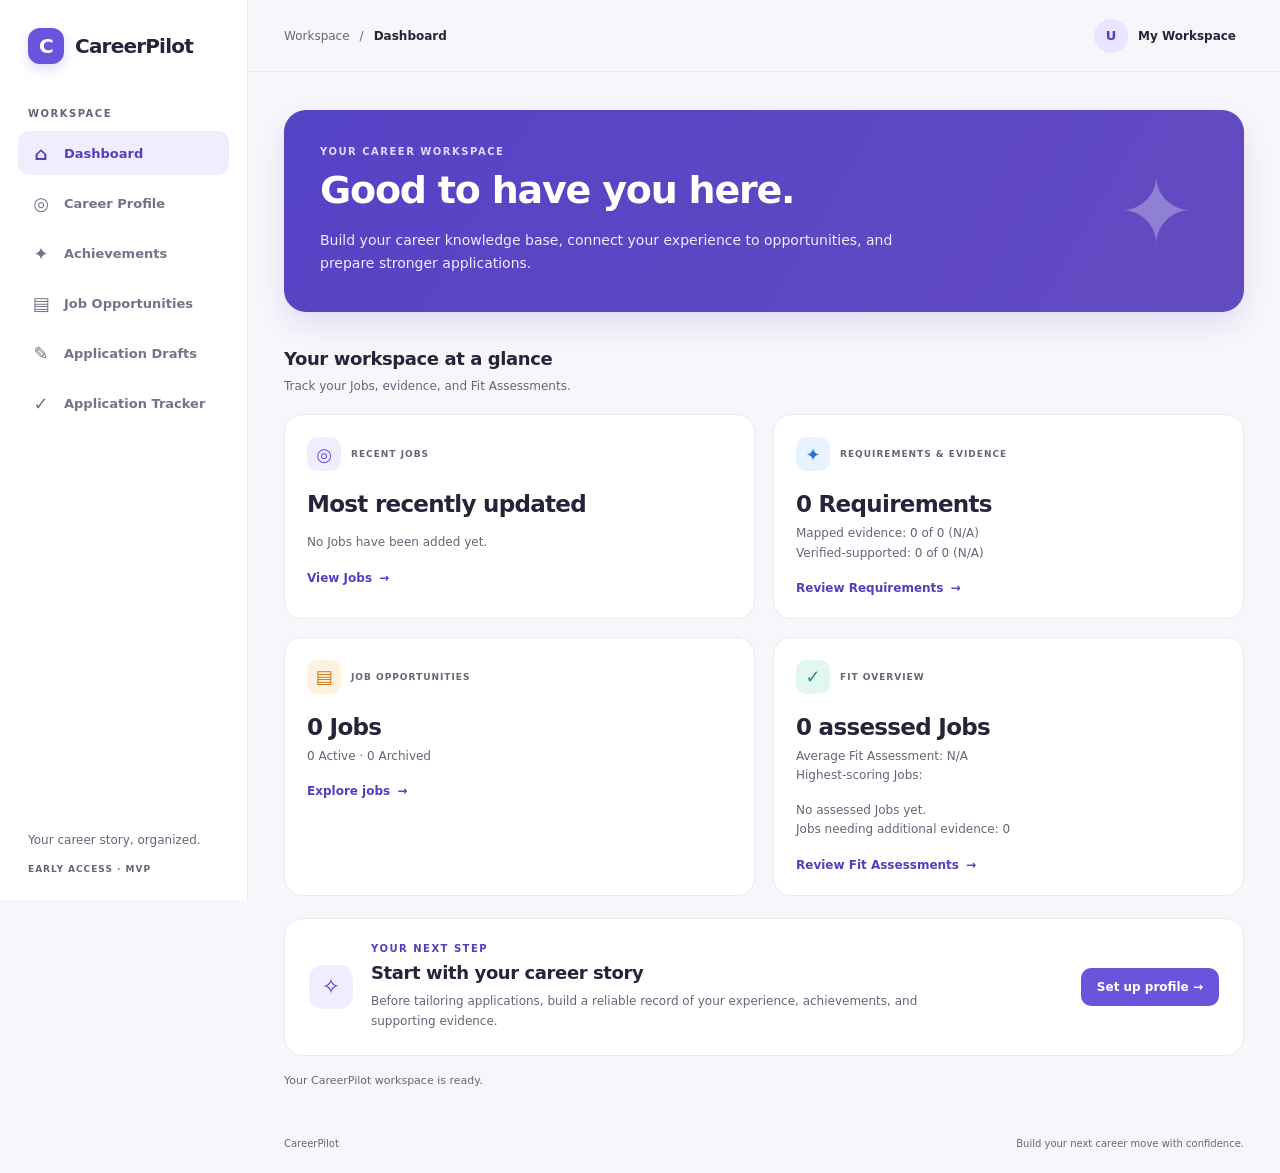
<file: index.html>
<!DOCTYPE html>
<html lang="en">
<head>
  <meta charset="UTF-8">
  <meta name="viewport" content="width=device-width, initial-scale=1.0">
  <meta
    name="description"
    content="CareerPilot helps you organize your career evidence and job applications."
  >
  <title>CareerPilot — Job Search Copilot</title>
  <link rel="stylesheet" href="./src/css/styles.css">
  <script type="module" src="./src/js/app.js"></script>
</head>
<body>
  <!-- The sidebar and main column make up the shared application shell. -->
  <div class="app-shell">
    <aside class="sidebar" id="sidebar">
      <a
        class="brand"
        href="#dashboard"
        data-view="dashboard"
        aria-label="CareerPilot dashboard"
      >
        <span class="brand-mark" aria-hidden="true">C</span>
        <span>CareerPilot</span>
      </a>

      <p class="nav-heading">WORKSPACE</p>

      <nav class="main-nav" aria-label="Main navigation">
        <a class="nav-link active" href="#dashboard" data-view="dashboard"
          aria-current="page">
          <span class="nav-icon" aria-hidden="true">⌂</span>
          <span>Dashboard</span>
        </a>
        <a class="nav-link" href="#profile" data-view="profile">
          <span class="nav-icon" aria-hidden="true">◎</span>
          <span>Career Profile</span>
        </a>
        <a class="nav-link" href="#achievements" data-view="achievements">
          <span class="nav-icon" aria-hidden="true">✦</span>
          <span>Achievements</span>
        </a>
        <a class="nav-link" href="#jobs" data-view="jobs">
          <span class="nav-icon" aria-hidden="true">▤</span>
          <span>Job Opportunities</span>
        </a>
        <a class="nav-link" href="#drafts" data-view="drafts">
          <span class="nav-icon" aria-hidden="true">✎</span>
          <span>Application Drafts</span>
        </a>
        <a class="nav-link" href="#applications" data-view="applications">
          <span class="nav-icon" aria-hidden="true">✓</span>
          <span>Application Tracker</span>
        </a>
      </nav>

      <div class="sidebar-bottom">
        <p class="sidebar-note">Your career story, organized.</p>
        <span class="version-label">EARLY ACCESS · MVP</span>
      </div>
    </aside>

    <div class="main-column">
      <header class="topbar">
        <button
          class="menu-toggle"
          id="menu-toggle"
          type="button"
          aria-label="Toggle navigation"
          aria-expanded="false"
          aria-controls="sidebar"
        >☰</button>

        <div class="breadcrumb">
          <span>Workspace</span>
          <span aria-hidden="true">/</span>
          <span id="current-section">Dashboard</span>
        </div>

        <button class="profile-button" type="button" aria-label="User profile">
          <span class="avatar" aria-hidden="true">U</span>
          <span class="profile-label">My Workspace</span>
        </button>
      </header>

      <main id="main-content" class="main-content" tabindex="-1">
        <div
          class="ordinary-notification"
          id="ordinary-notification"
          hidden
        >
          <span class="ordinary-notification__message"></span>
          <button
            class="ordinary-notification__dismiss"
            type="button"
            aria-label="Dismiss notification"
          >Dismiss</button>
        </div>

        <div
          class="persistence-status"
          id="persistence-status"
          role="status"
          aria-live="polite"
          aria-atomic="true"
          hidden
        >
          <p class="persistence-status__message" id="persistence-persistent-warning" hidden></p>
          <p class="persistence-status__message" id="persistence-transient-warning" hidden></p>
        </div>

        <div
          class="discard-confirmation"
          id="discard-confirmation"
          role="group"
          aria-labelledby="discard-confirmation-title"
          aria-describedby="discard-confirmation-description"
          hidden
        >
          <h2 id="discard-confirmation-title">Discard unsaved changes?</h2>
          <p id="discard-confirmation-description">
            Your changes will be lost if you discard them.
          </p>
          <div class="discard-confirmation__actions">
            <button class="discard-confirmation__continue" id="continue-editing" type="button">
              Continue editing
            </button>
            <button class="discard-confirmation__discard" id="discard-changes" type="button">
              Discard changes
            </button>
          </div>
        </div>

        <section
          class="dashboard-view"
          data-page-view="dashboard"
          aria-labelledby="page-title"
        >
          <section class="welcome-section">
            <div>
              <p class="eyebrow">YOUR CAREER WORKSPACE</p>
              <h1 id="page-title">Good to have you here.</h1>
              <p class="welcome-copy">
                Build your career knowledge base, connect your experience to
                opportunities, and prepare stronger applications.
              </p>
            </div>
            <div class="welcome-symbol" aria-hidden="true">✦</div>
          </section>

          <section class="section-heading">
            <div>
              <h2>Your workspace at a glance</h2>
              <p>Track your Jobs, evidence, and Fit Assessments.</p>
            </div>
            <p id="dashboard-summary-error" role="status" aria-live="polite" hidden></p>
          </section>

          <section class="summary-grid" aria-label="Workspace overview">
            <article class="summary-card">
              <div class="card-top">
                <span class="card-icon purple" aria-hidden="true">◎</span>
                <span class="card-label">RECENT JOBS</span>
              </div>
              <p class="card-value">Most recently updated</p>
              <ul id="dashboard-recent-jobs" aria-label="Three most recently updated Jobs"></ul>
              <p id="dashboard-recent-jobs-empty" class="card-description" hidden>
                No Jobs have been added yet.
              </p>
              <a href="#jobs" data-view="jobs" class="card-link">
                View Jobs <span aria-hidden="true">→</span>
              </a>
            </article>

            <article class="summary-card">
              <div class="card-top">
                <span class="card-icon blue" aria-hidden="true">✦</span>
                <span class="card-label">REQUIREMENTS &amp; EVIDENCE</span>
              </div>
              <p class="card-value" id="dashboard-requirement-count">0 Requirements</p>
              <p class="card-description">
                Mapped evidence:
                <span id="dashboard-mapped-requirements">0 of 0</span>
                (<span id="dashboard-mapped-coverage">N/A</span>)
              </p>
              <p class="card-description">
                Verified-supported:
                <span id="dashboard-verified-requirements">0 of 0</span>
                (<span id="dashboard-verified-coverage">N/A</span>)
              </p>
              <a href="#jobs" data-view="jobs" class="card-link">
                Review Requirements <span aria-hidden="true">→</span>
              </a>
            </article>

            <article class="summary-card">
              <div class="card-top">
                <span class="card-icon orange" aria-hidden="true">▤</span>
                <span class="card-label">JOB OPPORTUNITIES</span>
              </div>
              <p class="card-value" id="dashboard-job-count">0 Jobs</p>
              <p class="card-description" id="dashboard-job-status-counts">
                0 Active · 0 Archived
              </p>
              <a href="#jobs" data-view="jobs" class="card-link">
                Explore jobs <span aria-hidden="true">→</span>
              </a>
            </article>

            <article class="summary-card">
              <div class="card-top">
                <span class="card-icon green" aria-hidden="true">✓</span>
                <span class="card-label">FIT OVERVIEW</span>
              </div>
              <p class="card-value">
                <span id="dashboard-assessed-job-count">0</span> assessed Jobs
              </p>
              <p class="card-description">
                Average Fit Assessment:
                <span id="dashboard-average-score">N/A</span>
              </p>
              <p class="card-description">Highest-scoring Jobs:</p>
              <ul id="dashboard-strongest-jobs" aria-label="Highest-scoring assessed Jobs"></ul>
              <p id="dashboard-strongest-jobs-empty" class="card-description" hidden>
                No assessed Jobs yet.
              </p>
              <p class="card-description">
                Jobs needing additional evidence:
                <span id="dashboard-jobs-needing-evidence">0</span>
              </p>
              <a href="#jobs" data-view="jobs" class="card-link">
                Review Fit Assessments <span aria-hidden="true">→</span>
              </a>
            </article>
          </section>

          <section class="next-step-card">
            <div class="next-step-icon" aria-hidden="true">✧</div>
            <div>
              <p class="eyebrow">YOUR NEXT STEP</p>
              <h2 id="dashboard-next-step-heading">Start with your career story</h2>
              <p id="dashboard-next-step-description">
                Before tailoring applications, build a reliable record of your
                experience, achievements, and supporting evidence.
              </p>
            </div>
            <a href="#profile" data-view="profile" class="primary-link">
              <span id="dashboard-next-step-link-label">Set up profile</span>
              <span aria-hidden="true">→</span>
            </a>
          </section>
        </section>

        <section
          class="profile-view"
          data-page-view="profile"
          aria-labelledby="profile-title"
          hidden
        >
          <div class="profile-card">
            <p class="eyebrow">YOUR CAREER STORY</p>
            <h1 id="profile-title">Career Profile</h1>
            <p class="profile-description">
              Capture the professional details you want to keep together.
            </p>
            <p class="profile-memory-note">
              Changes are saved in this browser when storage is available.
              Storage warnings will indicate when a change could not be saved.
            </p>

            <section id="profile-empty-state" aria-labelledby="profile-empty-title" hidden>
              <h2 id="profile-empty-title">Your profile is ready to create</h2>
              <p>Add your name, professional headline, summary, and skills.</p>
            </section>

            <section id="profile-details" aria-labelledby="profile-display-name" hidden>
              <h2 id="profile-display-name"></h2>
              <p id="profile-display-headline"></p>
              <div aria-labelledby="profile-summary-heading">
                <h3 id="profile-summary-heading">Summary</h3>
                <p id="profile-summary-text"></p>
                <button
                  id="profile-summary-toggle"
                  type="button"
                  aria-expanded="false"
                  aria-controls="profile-summary-text"
                  hidden
                >Expand summary</button>
              </div>
              <div aria-labelledby="profile-skills-heading">
                <h3 id="profile-skills-heading">Skills</h3>
                <ul id="profile-skills-list"></ul>
              </div>
            </section>

            <button class="profile-submit" id="profile-action" type="button">
              Create Profile
            </button>
          </div>

          <section class="employment-card" aria-labelledby="employment-title">
            <div class="employment-heading">
              <div>
                <p class="eyebrow">YOUR EXPERIENCE</p>
                <h2 id="employment-title" tabindex="-1">Employment History</h2>
                <p class="employment-description">Add roles to keep your work history organized.</p>
              </div>
              <button class="profile-submit" id="employment-add-action" type="button">
                Add Employment
              </button>
            </div>

            <div
              class="employment-list"
              id="employment-list"
              role="list"
              aria-label="Employment records"
              aria-live="polite"
            ></div>
            <p class="employment-empty" id="employment-empty">No employment records yet. Select Add Employment to add your first role.</p>
          </section>
        </section>

        <dialog
          class="profile-dialog"
          id="profile-dialog"
          aria-labelledby="profile-dialog-title"
          aria-describedby="profile-dialog-description"
        >
          <h2 id="profile-dialog-title">Create or edit your Career Profile</h2>
          <p id="profile-dialog-description">
            Add your name, professional headline, summary, and skills.
          </p>
          <form class="profile-form" id="profile-form" novalidate>
            <div class="profile-field">
              <label for="profile-full-name">Full name <span aria-hidden="true">*</span></label>
              <input
                id="profile-full-name"
                name="fullName"
                type="text"
                autocomplete="name"
                aria-describedby="profile-full-name-help profile-full-name-error"
                required
              >
              <p class="profile-field-help" id="profile-full-name-help">Your name as you want it shown in your profile.</p>
              <p class="profile-field-error" id="profile-full-name-error" hidden></p>
            </div>

            <div class="profile-field">
              <label for="profile-headline">Headline</label>
              <input
                id="profile-headline"
                name="headline"
                type="text"
                aria-describedby="profile-headline-error"
              >
              <p class="profile-field-error" id="profile-headline-error" hidden></p>
            </div>

            <div class="profile-field">
              <label for="profile-summary">Summary</label>
              <textarea
                id="profile-summary"
                name="summary"
                rows="5"
                aria-describedby="profile-summary-error"
              ></textarea>
              <p class="profile-field-error" id="profile-summary-error" hidden></p>
            </div>

            <div class="profile-field">
              <label for="profile-skills">Skills</label>
              <textarea
                id="profile-skills"
                name="skills"
                rows="5"
                aria-describedby="profile-skills-help profile-skills-error"
              ></textarea>
              <p class="profile-field-help" id="profile-skills-help">Enter one skill per line. Blank lines are ignored.</p>
              <p class="profile-field-error" id="profile-skills-error" hidden></p>
            </div>

            <div class="profile-form-actions">
              <button class="profile-submit" type="submit">Save profile</button>
              <button class="profile-cancel" id="profile-cancel" type="button">Cancel</button>
            </div>
          </form>
        </dialog>

        <dialog
          class="employment-dialog"
          id="employment-dialog"
          aria-labelledby="employment-dialog-title"
          aria-describedby="employment-dialog-description"
        >
          <h2 id="employment-dialog-title">Add or edit employment</h2>
          <p id="employment-dialog-description">
            Enter the employer, role, dates, and responsibilities for this employment record.
          </p>
          <form class="employment-form" id="employment-form" novalidate>
            <h3 class="employment-form-title" id="employment-form-title">Add employment</h3>

            <div class="employment-form-grid">
              <div class="profile-field">
                <label for="employment-employer">Employer <span aria-hidden="true">*</span></label>
                <input
                  id="employment-employer"
                  name="employer"
                  type="text"
                  aria-describedby="employment-employer-error"
                  required
                >
                <p class="profile-field-error" id="employment-employer-error" hidden></p>
              </div>

              <div class="profile-field">
                <label for="employment-role-title">Role title <span aria-hidden="true">*</span></label>
                <input
                  id="employment-role-title"
                  name="roleTitle"
                  type="text"
                  aria-describedby="employment-role-title-error"
                  required
                >
                <p class="profile-field-error" id="employment-role-title-error" hidden></p>
              </div>

              <div class="profile-field">
                <label for="employment-start-date">Start date <span aria-hidden="true">*</span></label>
                <label for="employment-start-date-precision">Start date precision</label>
                <select id="employment-start-date-precision" name="startDatePrecision">
                  <option value="day">Day</option>
                  <option value="month">Month</option>
                  <option value="year">Year</option>
                </select>
                <input
                  id="employment-start-date"
                  name="startDate"
                  type="date"
                  aria-describedby="employment-start-date-error"
                  required
                >
                <p class="profile-field-error" id="employment-start-date-error" hidden></p>
              </div>

              <div class="profile-field">
                <label for="employment-end-date">End date</label>
                <label for="employment-end-date-precision">End date precision</label>
                <select id="employment-end-date-precision" name="endDatePrecision">
                  <option value="day">Day</option>
                  <option value="month">Month</option>
                  <option value="year">Year</option>
                </select>
                <input
                  id="employment-end-date"
                  name="endDate"
                  type="date"
                  aria-describedby="employment-end-date-help employment-end-date-error"
                >
                <p class="profile-field-help" id="employment-end-date-help">Choose day, month, or year precision. Leave blank if the end date is unknown.</p>
                <p class="profile-field-error" id="employment-end-date-error" hidden></p>
              </div>

              <div class="profile-field employment-current-field">
                <input
                  id="employment-is-current"
                  name="isCurrent"
                  type="checkbox"
                  aria-controls="employment-end-date"
                  aria-describedby="employment-is-current-help employment-is-current-error"
                >
                <label for="employment-is-current">This is my current role</label>
                <p class="profile-field-help" id="employment-is-current-help">When selected, the end date is disabled and saved with no end date.</p>
                <p class="profile-field-error" id="employment-is-current-error" hidden></p>
              </div>

              <div class="profile-field employment-responsibilities-field">
                <label for="employment-responsibilities">Responsibilities</label>
                <textarea
                  id="employment-responsibilities"
                  name="responsibilities"
                  rows="4"
                  aria-describedby="employment-responsibilities-help employment-responsibilities-error"
                ></textarea>
                <p class="profile-field-help" id="employment-responsibilities-help">Enter one responsibility per line. Blank lines are ignored.</p>
                <p class="profile-field-error" id="employment-responsibilities-error" hidden></p>
              </div>
            </div>

            <div class="profile-form-actions">
              <button class="profile-submit" id="employment-submit" type="submit">Save employment</button>
              <button class="employment-cancel" id="employment-cancel" type="button">Cancel</button>
            </div>
          </form>
        </dialog>

        <dialog
          class="employment-delete-dialog"
          id="employment-delete-dialog"
          aria-labelledby="employment-delete-dialog-title"
          aria-describedby="employment-delete-dialog-description"
        >
          <h2 id="employment-delete-dialog-title">Delete employment record?</h2>
          <div id="employment-delete-dialog-description">
            <p>
              Delete <strong id="employment-delete-record-name">this employment record</strong>.
              Linked achievements will remain but become unlinked.
            </p>
            <p>
              Linked achievements currently marked Verified will become Unverified.
              Other achievement content will remain unchanged.
            </p>
          </div>
          <div class="employment-delete-dialog-actions">
            <button class="employment-cancel" id="employment-delete-cancel" type="button">
              Cancel
            </button>
            <button class="employment-action employment-action--delete" id="employment-delete-confirm" type="button">
              Delete employment
            </button>
          </div>
        </dialog>

        <section
          class="achievement-view"
          data-page-view="achievements"
          aria-labelledby="achievements-title"
          hidden
        >
          <div class="achievement-card">
            <p class="eyebrow">YOUR CAREER EVIDENCE</p>
            <h1 id="achievements-title" tabindex="-1">Achievements</h1>
            <p class="achievement-description">
              Record actual results separately from potential impact, and keep
              supporting information together with each achievement.
            </p>
            <button class="achievement-submit achievement-create-action" id="achievement-create-action" type="button">
              Add Achievement
            </button>
            <section
              class="achievement-verification-help"
              aria-labelledby="achievement-verification-help-title"
            >
              <h2 id="achievement-verification-help-title">About verification statuses</h2>
              <p id="achievement-verification-help">
                Unverified means the achievement has not been confirmed. Needs confirmation
                means you marked it for further review. Verified means you deliberately
                reviewed and confirmed it. Verification is a user decision; evidence and
                measured metrics do not automatically verify an achievement.
              </p>
            </section>
            <p class="achievement-memory-note">
              Changes are saved in this browser when storage is available.
              Storage warnings will indicate when a change could not be saved.
            </p>

            <div
              class="achievement-list"
              id="achievement-list"
              role="list"
              aria-label="Achievement records"
              aria-live="polite"
            ></div>
            <p class="achievement-empty" id="achievement-empty">
              No achievements yet. Add your first achievement below.
            </p>
          </div>
        </section>

        <dialog
          class="achievement-dialog"
          id="achievement-dialog"
          aria-labelledby="achievement-dialog-title"
          aria-describedby="achievement-dialog-description"
        >
          <h2 id="achievement-dialog-title">Add or edit achievement</h2>
          <p id="achievement-dialog-description">
            Capture your contribution, outcomes, actions, metrics, supporting evidence,
            and optional employment association.
          </p>
          <form class="achievement-form" id="achievement-form" novalidate>
            <h3 class="achievement-form-title" id="achievement-form-title">
              Add achievement
            </h3>

            <div class="achievement-form-grid">
              <div class="achievement-field">
                <label for="achievement-title">Title <span aria-hidden="true">*</span></label>
                <input
                  id="achievement-title"
                  name="title"
                  type="text"
                  aria-describedby="achievement-title-error"
                  required
                >
                <p class="achievement-field-error" id="achievement-title-error" hidden></p>
              </div>

              <div class="achievement-field">
                <label for="achievement-context">Context</label>
                <textarea
                  id="achievement-context"
                  name="context"
                  rows="3"
                  aria-describedby="achievement-context-error"
                ></textarea>
                <p class="achievement-field-error" id="achievement-context-error" hidden></p>
              </div>

              <div class="achievement-field">
                <label for="achievement-contribution">Contribution <span aria-hidden="true">*</span></label>
                <textarea
                  id="achievement-contribution"
                  name="contribution"
                  rows="3"
                  aria-describedby="achievement-contribution-error"
                  required
                ></textarea>
                <p class="achievement-field-error" id="achievement-contribution-error" hidden></p>
              </div>

              <div class="achievement-field">
                <label for="achievement-outcome">Actual outcome</label>
                <textarea
                  id="achievement-outcome"
                  name="outcome"
                  rows="3"
                  aria-describedby="achievement-outcome-help achievement-outcome-error"
                ></textarea>
                <p class="achievement-field-help" id="achievement-outcome-help">
                  Describe a result that actually happened.
                </p>
                <p class="achievement-field-error" id="achievement-outcome-error" hidden></p>
              </div>

              <div class="achievement-field">
                <label for="achievement-potential-impact">Potential impact</label>
                <textarea
                  id="achievement-potential-impact"
                  name="potentialImpact"
                  rows="3"
                  aria-describedby="achievement-potential-impact-help achievement-potential-impact-error"
                ></textarea>
                <p class="achievement-field-help" id="achievement-potential-impact-help">
                  Describe an expected, estimated, or possible benefit; this is separate from the actual outcome.
                </p>
                <p class="achievement-field-error" id="achievement-potential-impact-error" hidden></p>
              </div>

              <div class="achievement-field">
                <label for="achievement-employment">Employment record</label>
                <select
                  id="achievement-employment"
                  name="employmentId"
                  aria-describedby="achievement-employment-error"
                >
                  <option value="">No employment link</option>
                </select>
                <p class="achievement-field-error" id="achievement-employment-error" hidden></p>
              </div>
            </div>

            <fieldset class="achievement-collection">
              <legend>Actions</legend>
              <p class="achievement-field-help">Add each action as a separate entry.</p>
              <div class="achievement-entries" id="achievement-actions"></div>
              <button class="achievement-secondary" id="achievement-add-action" type="button">
                Add action
              </button>
            </fieldset>

            <fieldset class="achievement-collection">
              <legend>Metrics</legend>
              <p class="achievement-field-help">
                Add one or more metrics. A measured metric is not automatically verified.
              </p>
              <div class="achievement-entries" id="achievement-metrics"></div>
              <button class="achievement-secondary" id="achievement-add-metric" type="button">
                Add metric
              </button>
            </fieldset>

            <fieldset class="achievement-collection">
              <legend>Supporting evidence</legend>
              <p class="achievement-field-help" id="achievement-evidence-help">
                Enter each evidence value as JSON, such as a quoted string, number, object, array, boolean, or null.
              </p>
              <div class="achievement-entries" id="achievement-evidence"></div>
              <button class="achievement-secondary" id="achievement-add-evidence" type="button">
                Add evidence entry
              </button>
            </fieldset>

            <div class="achievement-form-actions">
              <button class="achievement-submit" id="achievement-submit" type="submit">
                Add achievement
              </button>
              <button class="achievement-cancel" id="achievement-cancel" type="button">
                Cancel
              </button>
            </div>
          </form>
        </dialog>

        <dialog
          class="achievement-delete-dialog"
          id="achievement-delete-dialog"
          aria-labelledby="achievement-delete-dialog-title"
          aria-describedby="achievement-delete-dialog-description achievement-delete-mapping-impact"
        >
          <h2 id="achievement-delete-dialog-title">Delete achievement?</h2>
          <p id="achievement-delete-dialog-description">
            Delete <strong id="achievement-delete-record-name">this achievement</strong>?
            This action cannot be undone.
          </p>
          <p id="achievement-delete-mapping-impact" hidden></p>
          <div class="achievement-delete-dialog-actions">
            <button class="achievement-cancel" id="achievement-delete-cancel" type="button">
              Cancel
            </button>
            <button
              class="achievement-action-button achievement-action-button--delete"
              id="achievement-delete-confirm"
              type="button"
            >
              Delete achievement
            </button>
          </div>
        </dialog>

        <section
          class="job-view"
          data-page-view="jobs"
          aria-labelledby="jobs-title"
          hidden
        >
          <section class="job-panel" id="job-list-panel" data-job-panel="list">
            <div class="job-heading">
              <div>
                <p class="eyebrow">YOUR NEXT OPPORTUNITY</p>
                <h1 id="jobs-title" tabindex="-1">Jobs</h1>
                <p class="job-description">
                  Save the roles you want to explore and keep your notes together.
                </p>
              </div>
              <button
                class="profile-submit"
                id="job-create-action"
                data-job-action="create"
                type="button"
                aria-describedby="job-controls-note"
              >
                Create Job
              </button>
            </div>
            <p class="job-controls-note" id="job-controls-note">
              Create Jobs here. Open a Job to view its details and manage its status.
            </p>

            <div class="job-list-controls">
              <fieldset class="job-filter" id="job-filter">
                <legend class="job-filter-legend">Show</legend>
                <div class="job-filter-options">
                  <label class="job-filter-option">
                    <input type="radio" name="job-filter" value="active" checked>
                    <span>Active</span>
                  </label>
                  <label class="job-filter-option">
                    <input type="radio" name="job-filter" value="archived">
                    <span>Archived</span>
                  </label>
                </div>
              </fieldset>
              <div class="job-search">
                <label class="job-search-label" for="job-search-input">Search jobs</label>
                <div class="job-search-control">
                  <input
                    class="job-search-input"
                    id="job-search-input"
                    type="search"
                    placeholder="Search jobs by company, role, description, or notes"
                  >
                  <button
                    class="job-search-clear"
                    id="job-search-clear"
                    type="button"
                    aria-label="Clear job search"
                    hidden
                  >Clear</button>
                </div>
              </div>
            </div>

            <p class="job-result-count" id="job-result-count" role="status" aria-live="polite"></p>
            <div
              class="job-list"
              id="job-list"
              role="list"
              aria-label="Jobs"
            ></div>
            <div class="job-empty" id="job-empty">
              <p id="job-empty-message">
                No active Jobs yet. Active Jobs will appear here when available.
              </p>
              <button
                class="profile-submit"
                id="job-empty-create-action"
                data-job-action="create"
                type="button"
                aria-describedby="job-controls-note"
              >
                Create Job
              </button>
            </div>
            <p class="job-empty" id="job-filter-empty" hidden>
              No Jobs match the selected view.
            </p>
            <div class="job-empty job-search-empty" id="job-search-empty" hidden>
              <p>No jobs match your search.</p>
              <button class="job-action" id="job-search-empty-clear" type="button">
                Clear search
              </button>
            </div>
          </section>

          <section
            class="job-panel"
            id="job-detail-panel"
            data-job-panel="detail"
            data-job-id=""
            aria-labelledby="job-detail-title"
            hidden
          >
            <p class="job-controls-note" id="job-detail-controls-note">
              Deleting a Job also removes its Requirements and associated achievement mappings.
              Achievement and Employment History records remain.
            </p>
            <button
              class="job-action job-back-action"
              id="job-back-action"
              data-job-action="back"
              type="button"
            >
              <span aria-hidden="true">←</span> Back to Jobs
            </button>

            <header class="job-detail-header">
              <p class="eyebrow">JOB DETAILS</p>
              <h2 class="job-detail-title" id="job-detail-title" tabindex="-1"></h2>
              <p class="job-detail-company" id="job-detail-company"></p>
              <p class="job-detail-status">
                <span class="job-detail-label">Status:</span>
                <span class="job-status" id="job-detail-status"></span>
              </p>
            </header>

            <div class="job-detail-actions">
              <button
                class="job-action"
                id="job-edit-action"
                data-job-action="edit"
                type="button"
              >
                Edit
              </button>
              <button
                class="job-action"
                id="job-archive-action"
                data-job-action="toggle-archive"
                type="button"
              >
                Archive
              </button>
              <button
                class="job-action job-action--delete"
                id="job-delete-action"
                data-job-action="delete"
                type="button"
                aria-describedby="job-detail-controls-note"
              >
                Delete
              </button>
            </div>

            <section class="job-detail-section" aria-labelledby="job-description-title">
              <h3 id="job-description-title">Description</h3>
              <p class="job-detail-text" id="job-detail-description"></p>
            </section>

            <section class="job-detail-section" aria-labelledby="job-source-url-title">
              <h3 id="job-source-url-title">Source URL</h3>
              <p class="job-detail-text" id="job-detail-source-url"></p>
            </section>

            <section class="job-detail-section" aria-labelledby="job-notes-title">
              <h3 id="job-notes-title">Notes</h3>
              <p class="job-detail-text" id="job-detail-notes"></p>
            </section>

            <dl class="job-detail-meta">
              <div>
                <dt>Created</dt>
                <dd id="job-detail-created"></dd>
              </div>
              <div>
                <dt>Updated</dt>
                <dd id="job-detail-updated"></dd>
              </div>
            </dl>

            <section
              class="job-fit-assessment"
              aria-labelledby="job-fit-assessment-title"
            >
              <h3 id="job-fit-assessment-title">Fit Assessment</h3>
              <p
                class="job-fit-assessment__status"
                id="job-fit-assessment-status"
                role="status"
                aria-live="polite"
              ></p>
              <dl class="job-fit-assessment__summary" id="job-fit-assessment-summary">
                <div>
                  <dt>Overall score (documented evidence coverage)</dt>
                  <dd id="job-fit-assessment-score"></dd>
                </div>
                <div>
                  <dt>Supported Requirements</dt>
                  <dd id="job-fit-assessment-requirements"></dd>
                </div>
                <div>
                  <dt>Mandatory Requirements</dt>
                  <dd id="job-fit-assessment-mandatory"></dd>
                </div>
              </dl>
              <p
                class="job-fit-assessment__empty"
                id="job-fit-assessment-empty"
                hidden
              ></p>
              <ol
                class="job-fit-assessment__results"
                id="job-fit-assessment-results"
                aria-label="Fit Assessment Requirement results"
              ></ol>
            </section>

            <section class="job-requirements" aria-labelledby="job-requirements-title">
              <div class="job-requirements__heading">
                <h3 id="job-requirements-title">Requirements</h3>
                <button
                  class="job-action"
                  id="requirement-add-action"
                  type="button"
                >
                  Add Requirement
                </button>
              </div>
              <p class="job-requirements__empty" id="job-requirements-empty">
                No Requirements added to this Job yet.
              </p>
              <div
                class="job-requirements__list"
                id="job-requirements-list"
                role="list"
                aria-label="Requirements"
              ></div>
            </section>
          </section>
        </section>

        <dialog
          class="job-delete-dialog"
          id="job-delete-dialog"
          aria-labelledby="job-delete-dialog-title"
          aria-describedby="job-delete-dialog-description"
        >
          <h2 id="job-delete-dialog-title">Delete this Job?</h2>
          <p id="job-delete-dialog-description">
            This will permanently delete this Job and all Requirements and achievement mappings
            associated with it. Achievement records and Employment History records will not be deleted.
          </p>
          <div class="job-delete-dialog-actions">
            <button class="job-action" id="job-delete-cancel" type="button">
              Cancel
            </button>
            <button
              class="job-action job-action--delete"
              id="job-delete-confirm"
              type="button"
            >
              Delete Job
            </button>
          </div>
        </dialog>

        <dialog
          class="job-dialog"
          id="job-dialog"
          aria-labelledby="job-dialog-title"
          aria-describedby="job-dialog-description"
        >
          <h2 id="job-dialog-title">Create or edit a Job</h2>
          <p id="job-dialog-description">
            Add the role details you want to keep with this opportunity.
          </p>
          <form class="job-form" id="job-form" novalidate>
            <h3 class="job-form-title" id="job-form-title">Create Job</h3>

            <div class="job-form-fields">
              <div class="profile-field">
                <label for="job-company">Company <span aria-hidden="true">*</span></label>
                <input
                  id="job-company"
                  name="company"
                  type="text"
                  autocomplete="organization"
                  aria-describedby="job-company-error"
                  required
                >
                <p class="profile-field-error" id="job-company-error" hidden></p>
              </div>

              <div class="profile-field">
                <label for="job-role-title">Role title <span aria-hidden="true">*</span></label>
                <input
                  id="job-role-title"
                  name="roleTitle"
                  type="text"
                  aria-describedby="job-role-title-error"
                  required
                >
                <p class="profile-field-error" id="job-role-title-error" hidden></p>
              </div>

              <div class="profile-field">
                <label for="job-description">Description</label>
                <textarea
                  id="job-description"
                  name="description"
                  rows="5"
                  aria-describedby="job-description-error"
                ></textarea>
                <p class="profile-field-error" id="job-description-error" hidden></p>
              </div>

              <div class="profile-field">
                <label for="job-source-url">Source URL</label>
                <input
                  id="job-source-url"
                  name="sourceUrl"
                  type="url"
                  inputmode="url"
                  aria-describedby="job-source-url-error"
                >
                <p class="profile-field-error" id="job-source-url-error" hidden></p>
              </div>

              <div class="profile-field">
                <label for="job-notes">Notes</label>
                <textarea
                  id="job-notes"
                  name="notes"
                  rows="4"
                  aria-describedby="job-notes-error"
                ></textarea>
                <p class="profile-field-error" id="job-notes-error" hidden></p>
              </div>
            </div>

            <div class="profile-form-actions">
              <button class="profile-submit" id="job-submit" type="submit">Create Job</button>
              <button class="achievement-cancel" id="job-cancel" type="button">Cancel</button>
            </div>
          </form>
        </dialog>

        <dialog
          class="requirement-dialog"
          id="requirement-dialog"
          aria-labelledby="requirement-dialog-title"
          aria-describedby="requirement-dialog-description"
        >
          <h2 id="requirement-dialog-title">Add or edit a Requirement</h2>
          <p id="requirement-dialog-description">
            Capture a Requirement for this Job and indicate its importance.
          </p>
          <form class="job-form" id="requirement-form" novalidate>
            <h3 class="job-form-title" id="requirement-form-title">Add Requirement</h3>

            <div class="job-form-fields">
              <div class="profile-field">
                <label for="requirement-description">
                  Description <span aria-hidden="true">*</span>
                </label>
                <textarea
                  id="requirement-description"
                  name="description"
                  rows="5"
                  aria-describedby="requirement-description-error"
                  required
                ></textarea>
                <p class="profile-field-error" id="requirement-description-error" hidden></p>
              </div>

              <div class="profile-field">
                <label for="requirement-category">Category</label>
                <select
                  id="requirement-category"
                  name="category"
                  aria-describedby="requirement-category-error"
                >
                  <option value="skill">Skill</option>
                  <option value="experience">Experience</option>
                  <option value="education">Education</option>
                  <option value="certification">Certification</option>
                  <option value="responsibility">Responsibility</option>
                  <option value="other" selected>Other</option>
                </select>
                <p class="profile-field-error" id="requirement-category-error" hidden></p>
              </div>

              <div class="profile-field">
                <label for="requirement-importance">
                  Importance <span aria-hidden="true">*</span>
                </label>
                <select
                  id="requirement-importance"
                  name="importance"
                  aria-describedby="requirement-importance-error"
                  required
                >
                  <option value="" selected disabled>Select an importance</option>
                  <option value="mandatory">Mandatory</option>
                  <option value="preferred">Preferred</option>
                </select>
                <p class="profile-field-error" id="requirement-importance-error" hidden></p>
              </div>
            </div>

            <div class="profile-form-actions">
              <button class="profile-submit" id="requirement-submit" type="submit">
                Add Requirement
              </button>
              <button class="achievement-cancel" id="requirement-cancel" type="button">
                Cancel
              </button>
            </div>
          </form>
        </dialog>

        <dialog
          class="requirement-delete-dialog"
          id="requirement-delete-dialog"
          aria-labelledby="requirement-delete-dialog-title"
          aria-describedby="requirement-delete-description"
        >
          <h2 id="requirement-delete-dialog-title">Delete this Requirement?</h2>
          <p id="requirement-delete-description"></p>
          <div class="job-delete-dialog-actions">
            <button class="job-action" id="requirement-delete-cancel" type="button">
              Cancel
            </button>
            <button
              class="job-action job-action--delete"
              id="requirement-delete-confirm"
              type="button"
            >
              Delete Requirement
            </button>
          </div>
        </dialog>

        <dialog
          class="achievement-mapping-selector-dialog"
          id="achievement-mapping-selector-dialog"
          aria-labelledby="achievement-mapping-selector-title"
          aria-describedby="achievement-mapping-selector-description"
        >
          <h2 id="achievement-mapping-selector-title">Add an Achievement</h2>
          <p id="achievement-mapping-selector-description">
            Choose an existing Achievement to map to this Requirement:
            <strong id="achievement-mapping-selector-requirement"></strong>
          </p>
          <div class="achievement-mapping-search">
            <label for="achievement-mapping-search">Search Achievements</label>
            <input
              id="achievement-mapping-search"
              type="search"
              autocomplete="off"
              aria-controls="achievement-mapping-results"
            >
          </div>
          <div id="achievement-mapping-results" class="achievement-mapping-results">
            <details
              class="achievement-mapping-group"
              id="achievement-mapping-verified-group"
              open
            >
              <summary id="achievement-mapping-verified-heading">Verified (0)</summary>
              <ul
                class="achievement-mapping-options"
                id="achievement-mapping-verified-list"
                aria-label="Verified Achievements"
              ></ul>
            </details>
            <details
              class="achievement-mapping-group"
              id="achievement-mapping-unverified-group"
              open
            >
              <summary id="achievement-mapping-unverified-heading">Unverified (0)</summary>
              <ul
                class="achievement-mapping-options"
                id="achievement-mapping-unverified-list"
                aria-label="Unverified Achievements"
              ></ul>
            </details>
          </div>
          <p id="achievement-mapping-no-achievements" hidden>
            Create an Achievement before mapping evidence to a Requirement.
          </p>
          <button
            class="job-action"
            id="achievement-mapping-go-to-achievements"
            type="button"
            hidden
          >
            Go to Achievements
          </button>
          <p id="achievement-mapping-all-mapped" hidden>
            All existing Achievements are already mapped to this Requirement.
          </p>
          <div id="achievement-mapping-no-matches" hidden>
            <p>No Achievements match your search</p>
            <button
              class="job-action"
              id="achievement-mapping-search-clear"
              type="button"
            >
              Clear search
            </button>
          </div>
          <div class="achievement-mapping-selector-actions">
            <button
              class="achievement-cancel"
              id="achievement-mapping-cancel"
              type="button"
            >
              Cancel
            </button>
          </div>
        </dialog>

        <section
          class="placeholder-view"
          data-page-view="drafts"
          aria-labelledby="drafts-title"
          hidden
        >
          <div class="placeholder-card">
            <p class="eyebrow">YOUR APPLICATION MATERIALS</p>
            <h1 id="drafts-title">Application Drafts</h1>
            <p class="placeholder-description">
              A future workspace for evidence-based CV bullets and cover letters.
            </p>
            <p class="coming-soon">Coming soon</p>
          </div>
        </section>

        <section
          class="placeholder-view"
          data-page-view="applications"
          aria-labelledby="applications-title"
          hidden
        >
          <div class="placeholder-card">
            <p class="eyebrow">YOUR JOB SEARCH</p>
            <h1 id="applications-title">Application Tracker</h1>
            <p class="placeholder-description">
              A future way to follow application stages and remember follow-ups.
            </p>
            <p class="coming-soon">Coming soon</p>
          </div>
        </section>

        <p class="app-status" id="app-status" role="status" aria-live="polite">
          CareerPilot is loading…
        </p>
      </main>

      <footer class="app-footer">
        <span>CareerPilot</span>
        <span>Build your next career move with confidence.</span>
      </footer>
    </div>
  </div>
</body>
</html>
</file>
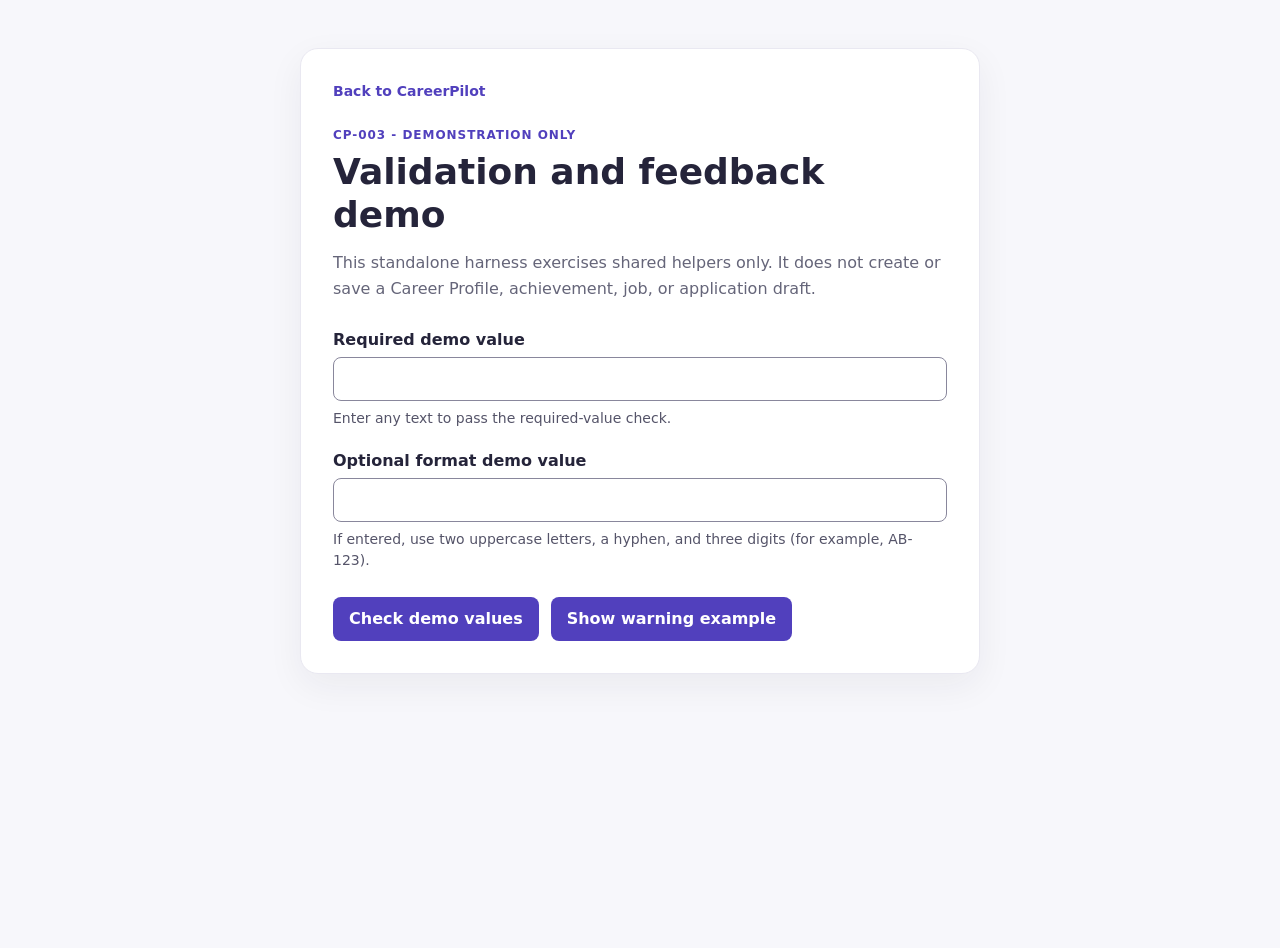
<file: validation-demo.html>
<!DOCTYPE html>
<html lang="en">
<head>
  <meta charset="UTF-8">
  <meta name="viewport" content="width=device-width, initial-scale=1.0">
  <meta
    name="description"
    content="A standalone demonstration of CareerPilot validation and feedback helpers."
  >
  <title>Validation Demo - CareerPilot</title>
  <link rel="stylesheet" href="./src/css/styles.css">
  <script type="module" src="./src/js/validation-demo.js"></script>
</head>
<body>
  <main class="validation-demo">
    <a class="validation-demo__back-link" href="./index.html">Back to CareerPilot</a>
    <p class="validation-demo__eyebrow">CP-003 - DEMONSTRATION ONLY</p>
    <h1>Validation and feedback demo</h1>
    <p class="validation-demo__intro">
      This standalone harness exercises shared helpers only. It does not create
      or save a Career Profile, achievement, job, or application draft.
    </p>

    <form id="validation-demo-form" novalidate>
      <div class="validation-demo__field">
        <label for="required-demo-value">Required demo value</label>
        <input
          id="required-demo-value"
          name="required-demo-value"
          type="text"
          aria-describedby="required-demo-help"
        >
        <p class="validation-demo__help" id="required-demo-help">
          Enter any text to pass the required-value check.
        </p>
        <p
          class="validation-demo__field-error"
          id="required-demo-error"
          hidden
        ></p>
      </div>

      <div class="validation-demo__field">
        <label for="format-demo-value">Optional format demo value</label>
        <input
          id="format-demo-value"
          name="format-demo-value"
          type="text"
          autocomplete="off"
          aria-describedby="format-demo-help"
        >
        <p class="validation-demo__help" id="format-demo-help">
          If entered, use two uppercase letters, a hyphen, and three digits
          (for example, AB-123).
        </p>
        <p
          class="validation-demo__field-error"
          id="format-demo-error"
          hidden
        ></p>
      </div>

      <div class="validation-demo__actions">
        <button type="submit">Check demo values</button>
        <button id="show-warning" type="button">Show warning example</button>
      </div>
    </form>

    <p
      class="demo-feedback"
      id="demo-feedback"
      role="status"
      aria-live="polite"
      aria-atomic="true"
      hidden
    ></p>
  </main>
</body>
</html>
</file>
<file: src/css/styles.css>
:root {
  font-family: Inter, ui-sans-serif, system-ui, -apple-system, BlinkMacSystemFont,
    "Segoe UI", sans-serif;
  color: #25243a;
  background: #f7f7fb;
  font-synthesis: none;
  text-rendering: optimizeLegibility;

  --color-text: #25243a;
  --color-muted: #656579;
  --color-border: #e9e8f1;
  --color-surface: #ffffff;
  --color-primary: #6855dc;
  --color-primary-dark: #5140bd;
  --sidebar-width: 248px;
  --radius-card: 18px;
}

* {
  box-sizing: border-box;
}

html {
  min-width: 320px;
  scroll-behavior: smooth;
}

body {
  margin: 0;
  min-height: 100vh;
}

button,
a {
  font: inherit;
}

a {
  color: inherit;
  text-decoration: none;
}

/* Keep keyboard focus visible so users can tell which control is selected. */
button:focus-visible,
a:focus-visible {
  outline: 3px solid #5140bd;
  outline-offset: 3px;
}

.app-shell {
  min-height: 100vh;
}

.sidebar {
  position: fixed;
  inset: 0 auto 0 0;
  z-index: 20;
  display: flex;
  flex-direction: column;
  width: var(--sidebar-width);
  padding: 28px 18px 20px;
  background: #fff;
  border-right: 1px solid var(--color-border);
}

.brand {
  display: flex;
  align-items: center;
  gap: 11px;
  padding: 0 10px;
  font-size: 20px;
  font-weight: 800;
  letter-spacing: -0.8px;
}

.brand-mark {
  display: grid;
  width: 36px;
  height: 36px;
  place-items: center;
  color: #fff;
  background: var(--color-primary);
  border-radius: 12px;
  box-shadow: 0 5px 12px rgb(104 85 220 / 22%);
}

.nav-heading {
  margin: 44px 10px 12px;
  color: var(--color-muted);
  font-size: 10px;
  font-weight: 800;
  letter-spacing: 1.5px;
}

.main-nav {
  display: grid;
  gap: 6px;
}

.nav-link {
  display: flex;
  align-items: center;
  gap: 12px;
  min-height: 44px;
  padding: 11px 12px;
  color: #74738a;
  border-radius: 11px;
  font-size: 13px;
  font-weight: 600;
  transition: background 160ms ease, color 160ms ease;
}

.nav-link:hover {
  color: var(--color-primary-dark);
  background: #f7f5ff;
}

.nav-link.active {
  color: var(--color-primary-dark);
  background: #f0edff;
}

.nav-icon {
  display: inline-grid;
  width: 22px;
  place-items: center;
  font-size: 18px;
}

.sidebar-bottom {
  margin-top: auto;
  padding: 16px 10px 4px;
}

.sidebar-note {
  margin: 0 0 10px;
  color: var(--color-muted);
  font-size: 12px;
}

.version-label {
  color: var(--color-muted);
  font-size: 9px;
  font-weight: 800;
  letter-spacing: 1px;
}

.main-column {
  min-height: 100vh;
  margin-left: var(--sidebar-width);
}

.topbar {
  position: sticky;
  top: 0;
  z-index: 10;
  display: flex;
  align-items: center;
  justify-content: space-between;
  min-height: 72px;
  padding: 12px 36px;
  background: rgb(247 247 251 / 92%);
  border-bottom: 1px solid var(--color-border);
  backdrop-filter: blur(12px);
}

.breadcrumb {
  display: flex;
  align-items: center;
  gap: 10px;
  color: var(--color-muted);
  font-size: 12px;
}

.breadcrumb span:last-child {
  color: var(--color-text);
  font-weight: 700;
}

.profile-button {
  display: flex;
  align-items: center;
  gap: 10px;
  padding: 5px 8px;
  color: var(--color-text);
  background: transparent;
  border: 0;
  border-radius: 10px;
  cursor: pointer;
}

.profile-button:hover {
  background: #efedf7;
}

.avatar {
  display: grid;
  width: 34px;
  height: 34px;
  place-items: center;
  color: var(--color-primary-dark);
  background: #e9e4ff;
  border-radius: 50%;
  font-size: 13px;
  font-weight: 800;
}

.profile-label {
  font-size: 12px;
  font-weight: 700;
}

.menu-toggle {
  display: none;
}

.main-content {
  width: min(100%, 1240px);
  margin: 0 auto;
  padding: 38px 36px 28px;
}

[hidden] {
  display: none !important;
}

.placeholder-view {
  display: grid;
  min-height: min(60vh, 520px);
  place-items: center;
}

.placeholder-card {
  width: min(100%, 720px);
  padding: clamp(24px, 5vw, 48px);
  background: var(--color-surface);
  border: 1px solid var(--color-border);
  border-radius: var(--radius-card);
  box-shadow: 0 12px 32px rgb(37 36 58 / 5%);
}

.placeholder-card .eyebrow {
  color: var(--color-primary-dark);
}

.placeholder-card h1 {
  margin: 0;
  font-size: clamp(26px, 4vw, 36px);
  line-height: 1.2;
}

.placeholder-description {
  max-width: 560px;
  margin: 16px 0 0;
  color: var(--color-muted);
  font-size: 14px;
  line-height: 1.7;
}

.coming-soon {
  display: inline-block;
  margin: 24px 0 0;
  padding: 8px 12px;
  color: var(--color-primary-dark);
  background: #f0edff;
  border-radius: 999px;
  font-size: 12px;
  font-weight: 800;
}

.welcome-section {
  position: relative;
  display: flex;
  align-items: center;
  justify-content: space-between;
  gap: 24px;
  overflow: hidden;
  padding: 36px;
  color: #fff;
  background: linear-gradient(120deg, #5543c6, #634bc1);
  border-radius: 22px;
  box-shadow: 0 12px 30px rgb(87 67 198 / 14%);
}

.eyebrow {
  margin: 0 0 12px;
  font-size: 10px;
  font-weight: 800;
  letter-spacing: 1.5px;
}

.welcome-section .eyebrow {
  color: #ded8ff;
}

.welcome-section h1 {
  max-width: 640px;
  margin: 0;
  font-size: clamp(26px, 3vw, 38px);
  line-height: 1.15;
  letter-spacing: -1.2px;
}

.welcome-copy {
  max-width: 620px;
  margin: 16px 0 0;
  color: #eeeaff;
  font-size: 14px;
  line-height: 1.7;
}

.welcome-symbol {
  flex-shrink: 0;
  padding: 0 14px;
  color: rgb(255 255 255 / 30%);
  font-size: 90px;
}

.section-heading {
  display: flex;
  align-items: end;
  justify-content: space-between;
  margin: 36px 0 18px;
}

.section-heading h2,
.next-step-card h2 {
  margin: 0;
  font-size: 18px;
  letter-spacing: -0.4px;
}

.section-heading p {
  margin: 8px 0 0;
  color: var(--color-muted);
  font-size: 12px;
  line-height: 1.6;
}

.summary-grid {
  display: grid;
  grid-template-columns: repeat(2, minmax(0, 1fr));
  gap: 18px;
}

.summary-card {
  min-width: 0;
  padding: 22px;
  background: var(--color-surface);
  border: 1px solid var(--color-border);
  border-radius: var(--radius-card);
  transition: transform 160ms ease, box-shadow 160ms ease;
}

.summary-card:hover {
  transform: translateY(-2px);
  box-shadow: 0 8px 22px rgb(37 36 58 / 5%);
}

.card-top {
  display: flex;
  align-items: center;
  gap: 10px;
}

.card-icon {
  display: grid;
  width: 34px;
  height: 34px;
  place-items: center;
  border-radius: 10px;
  font-size: 18px;
}

.purple {
  color: #6855dc;
  background: #f0edff;
}

.blue {
  color: #2876d4;
  background: #e8f3ff;
}

.orange {
  color: #c67b20;
  background: #fff1df;
}

.green {
  color: #258b68;
  background: #e2f7ed;
}

.card-label {
  color: var(--color-muted);
  font-size: 9px;
  font-weight: 800;
  letter-spacing: 1px;
}

.card-value {
  margin: 20px 0 7px;
  font-size: 23px;
  font-weight: 800;
  letter-spacing: -0.7px;
}

.card-description {
  margin: 0;
  color: var(--color-muted);
  font-size: 12px;
  line-height: 1.6;
}

.card-link {
  display: inline-flex;
  align-items: center;
  gap: 7px;
  margin-top: 18px;
  color: var(--color-primary-dark);
  font-size: 12px;
  font-weight: 800;
}

.card-link:hover,
.primary-link:hover {
  text-decoration: underline;
  text-underline-offset: 4px;
}

.next-step-card {
  display: flex;
  align-items: center;
  gap: 18px;
  margin-top: 22px;
  padding: 24px;
  background: #fff;
  border: 1px solid var(--color-border);
  border-radius: var(--radius-card);
}

.next-step-icon {
  display: grid;
  flex-shrink: 0;
  width: 44px;
  height: 44px;
  place-items: center;
  color: var(--color-primary-dark);
  background: #f0edff;
  border-radius: 14px;
  font-size: 22px;
}

.next-step-card .eyebrow {
  margin-bottom: 8px;
  color: var(--color-primary-dark);
}

.next-step-card p:last-child {
  max-width: 560px;
  margin: 8px 0 0;
  color: var(--color-muted);
  font-size: 12px;
  line-height: 1.7;
}

.primary-link {
  flex-shrink: 0;
  margin-left: auto;
  padding: 12px 16px;
  color: #fff;
  background: var(--color-primary);
  border-radius: 10px;
  font-size: 12px;
  font-weight: 700;
}

.primary-link:hover {
  background: var(--color-primary-dark);
  text-decoration: none;
}

.app-status {
  min-height: 18px;
  margin: 18px 0 0;
  color: var(--color-muted);
  font-size: 11px;
}

.ordinary-notification {
  display: grid;
  grid-template-columns: minmax(0, 1fr) auto;
  align-items: center;
  gap: 12px;
  width: 100%;
  min-width: 0;
  margin: 0 0 18px;
  padding: 12px 14px;
  border: 1px solid;
  border-radius: 9px;
  font-size: 14px;
  font-weight: 600;
  line-height: 1.5;
  overflow-wrap: anywhere;
}

.ordinary-notification[hidden] {
  display: none;
}

.ordinary-notification[data-type="success"] {
  color: #14532d;
  background: #f0fdf4;
  border-color: #4d8b5f;
}

.ordinary-notification[data-type="error"] {
  color: #861c19;
  background: #fef2f2;
  border-color: #a12622;
}

.ordinary-notification__message {
  min-width: 0;
}

.ordinary-notification__dismiss {
  min-height: 40px;
  padding: 8px 12px;
  color: inherit;
  background: transparent;
  border: 1px solid currentColor;
  border-radius: 7px;
  font: inherit;
  cursor: pointer;
}

.ordinary-notification__dismiss:focus-visible,
.discard-confirmation button:focus-visible {
  outline: 3px solid #5140bd;
  outline-offset: 3px;
}

.discard-confirmation {
  width: min(100%, 32rem);
  max-height: min(90vh, 40rem);
  margin: 0;
  padding: 24px;
  color: var(--color-text);
  background: var(--color-surface);
  border: 1px solid var(--color-border);
  border-radius: 14px;
  box-shadow: 0 20px 60px rgb(22 20 48 / 24%);
  overflow: auto;
}

.discard-confirmation h2 {
  margin: 0;
  font-size: 20px;
  line-height: 1.3;
}

.discard-confirmation p {
  margin: 12px 0 0;
  color: #555469;
  line-height: 1.5;
  overflow-wrap: anywhere;
}

.discard-confirmation__actions {
  display: flex;
  flex-wrap: wrap;
  justify-content: flex-end;
  gap: 10px;
  margin-top: 24px;
}

.discard-confirmation__actions button {
  min-height: 44px;
  padding: 9px 14px;
  border: 1px solid var(--color-border);
  border-radius: 8px;
  font: inherit;
  font-weight: 700;
  cursor: pointer;
}

.discard-confirmation__continue {
  color: var(--color-text);
  background: #fff;
}

.discard-confirmation__actions .discard-confirmation__discard {
  color: #fff;
  background: #861c19;
  border-color: #861c19;
}

.persistence-status {
  display: grid;
  width: 100%;
  min-width: 0;
  gap: 8px;
  margin: 0 0 18px;
}

.persistence-status__message {
  min-width: 0;
  margin: 0;
  padding: 12px 14px;
  color: #71320d;
  background: #fff7ed;
  border: 1px solid #c2410c;
  border-radius: 9px;
  font-size: 13px;
  font-weight: 600;
  line-height: 1.5;
  overflow-wrap: anywhere;
}

.app-footer {
  display: flex;
  justify-content: space-between;
  gap: 12px;
  padding: 18px 36px 24px;
  color: var(--color-muted);
  font-size: 10px;
}

.validation-demo {
  width: min(100% - 32px, 680px);
  margin: 48px auto;
  padding: 32px;
  color: var(--color-text);
  background: var(--color-surface);
  border: 1px solid var(--color-border);
  border-radius: var(--radius-card);
  box-shadow: 0 12px 36px rgb(37 36 58 / 6%);
}

.validation-demo__back-link {
  color: var(--color-primary-dark);
  font-size: 14px;
  font-weight: 700;
}

.validation-demo__eyebrow {
  margin: 28px 0 8px;
  color: var(--color-primary-dark);
  font-size: 12px;
  font-weight: 800;
  letter-spacing: 0.08em;
}

.validation-demo h1 {
  margin: 0;
  font-size: clamp(26px, 6vw, 36px);
  line-height: 1.2;
}

.validation-demo__intro {
  margin: 14px 0 28px;
  color: var(--color-muted);
  line-height: 1.6;
}

.validation-demo__field {
  margin-top: 22px;
}

.validation-demo__field label {
  display: block;
  margin-bottom: 8px;
  font-weight: 700;
}

.validation-demo__field input {
  width: 100%;
  min-height: 44px;
  padding: 10px 12px;
  color: var(--color-text);
  background: #fff;
  border: 1px solid #89879c;
  border-radius: 8px;
  font: inherit;
}

.validation-demo__field input:focus-visible {
  outline: 3px solid #5140bd;
  outline-offset: 3px;
}

.validation-demo__field input[aria-invalid="true"] {
  border-color: #a12622;
}

.validation-demo__help,
.validation-demo__field-error {
  margin: 7px 0 0;
  font-size: 14px;
  line-height: 1.5;
}

.validation-demo__help {
  color: #555469;
}

.validation-demo__field-error {
  color: #861c19;
  font-weight: 700;
}

.validation-demo__actions {
  display: flex;
  flex-wrap: wrap;
  gap: 12px;
  margin-top: 26px;
}

.validation-demo__actions button {
  min-height: 44px;
  padding: 10px 16px;
  color: #fff;
  background: var(--color-primary-dark);
  border: 0;
  border-radius: 8px;
  font: inherit;
  font-weight: 700;
  cursor: pointer;
}

.validation-demo__actions button:hover {
  background: #3f3298;
}

.validation-demo__actions button:focus-visible {
  outline: 3px solid #5140bd;
  outline-offset: 3px;
}

.validation-demo .demo-feedback {
  margin: 22px 0 0;
  padding: 12px 14px;
  border: 1px solid;
  border-radius: 8px;
  font-weight: 700;
  line-height: 1.5;
}

.validation-demo .demo-feedback[hidden],
.validation-demo__field-error[hidden] {
  display: none;
}

.validation-demo .demo-feedback--success {
  color: #14532d;
  background: #f0fdf4;
  border-color: #4d8b5f;
}

.validation-demo .demo-feedback--warning {
  color: #713f12;
  background: #fffbeb;
  border-color: #9a6700;
}

.validation-demo .demo-feedback--error {
  color: #861c19;
  background: #fef2f2;
  border-color: #a12622;
}

.profile-view {
  width: min(100%, 820px);
  margin: 0 auto;
}

.profile-card {
  padding: clamp(22px, 4vw, 36px);
  background: var(--color-surface);
  border: 1px solid var(--color-border);
  border-radius: var(--radius-card);
  box-shadow: 0 12px 32px rgb(37 36 58 / 5%);
}

.employment-card {
  margin-top: 22px;
  padding: clamp(22px, 4vw, 36px);
  background: var(--color-surface);
  border: 1px solid var(--color-border);
  border-radius: var(--radius-card);
  box-shadow: 0 12px 32px rgb(37 36 58 / 5%);
}

.employment-heading {
  display: flex;
  align-items: flex-start;
  justify-content: space-between;
  gap: 16px;
}

.employment-heading .eyebrow {
  margin-bottom: 8px;
  color: var(--color-primary-dark);
}

.employment-heading h2 {
  margin: 0;
  font-size: clamp(21px, 3vw, 28px);
  line-height: 1.2;
}

.employment-description {
  margin: 10px 0 0;
  color: var(--color-muted);
  font-size: 13px;
  line-height: 1.6;
}

.employment-list {
  display: grid;
  gap: 14px;
  margin-top: 22px;
}

.employment-record {
  min-width: 0;
  padding: 16px;
  background: #fff;
  border: 1px solid var(--color-border);
  border-radius: 12px;
}

.employment-record-title {
  margin: 0;
  overflow-wrap: anywhere;
  font-size: 18px;
  line-height: 1.35;
}

.employment-record-employer {
  margin: 5px 0 0;
  color: var(--color-text);
  font-size: 14px;
  font-weight: 600;
  line-height: 1.5;
  overflow-wrap: anywhere;
}

.employment-record-dates {
  margin: 4px 0 0;
  color: var(--color-muted);
  font-size: 13px;
  line-height: 1.5;
  overflow-wrap: anywhere;
}

.employment-record-responsibilities {
  margin: 12px 0 0;
  padding-left: 20px;
  color: var(--color-muted);
  font-size: 13px;
  line-height: 1.6;
  overflow-wrap: anywhere;
}

.employment-record-actions {
  display: flex;
  flex-wrap: wrap;
  gap: 10px;
  margin-top: 14px;
}

.employment-empty {
  margin: 22px 0 0;
  padding: 18px;
  color: var(--color-muted);
  background: #faf9ff;
  border: 1px dashed #c7c2de;
  border-radius: 10px;
  font-size: 13px;
  line-height: 1.6;
}

.employment-empty[hidden] {
  display: none;
}

.employment-action,
.employment-cancel {
  min-height: 44px;
  padding: 8px 13px;
  color: var(--color-primary-dark);
  background: #f5f3ff;
  border: 1px solid #d7d1f4;
  border-radius: 8px;
  font: inherit;
  font-size: 13px;
  font-weight: 700;
  cursor: pointer;
}

.employment-action--delete {
  color: #861c19;
  background: #fef2f2;
  border-color: #e7b7b5;
}

.employment-action:hover,
.employment-cancel:hover {
  background: #ebe7ff;
}

.employment-action--delete:hover {
  background: #fee2e2;
}

.employment-action:focus-visible,
.employment-cancel:focus-visible {
  outline: 3px solid #5140bd;
  outline-offset: 3px;
}

.employment-dialog,
.employment-delete-dialog {
  width: min(680px, calc(100vw - 32px));
  max-width: 100%;
  max-height: calc(100vh - 32px);
  max-height: calc(100dvh - 32px);
  margin: auto;
  padding: clamp(20px, 4vw, 32px);
  overflow-y: auto;
  color: var(--color-text);
  background: var(--color-surface);
  border: 1px solid var(--color-border);
  border-radius: var(--radius-card);
  box-shadow: 0 20px 60px rgb(37 36 58 / 20%);
}

.employment-dialog::backdrop,
.employment-delete-dialog::backdrop {
  background: rgb(37 36 58 / 56%);
  backdrop-filter: blur(2px);
}

.employment-dialog > h2,
.employment-delete-dialog > h2 {
  margin: 0;
  font-size: clamp(21px, 3vw, 26px);
  line-height: 1.25;
  overflow-wrap: anywhere;
}

.employment-dialog > p,
.employment-delete-dialog-description p {
  margin: 10px 0 0;
  color: var(--color-muted);
  font-size: 14px;
  line-height: 1.6;
  overflow-wrap: anywhere;
}

.employment-dialog .employment-form {
  margin-top: 22px;
  padding-top: 0;
  border-top: 0;
}

.employment-delete-dialog {
  width: min(520px, calc(100vw - 32px));
}

.employment-delete-dialog-actions {
  display: flex;
  flex-wrap: wrap;
  justify-content: flex-end;
  gap: 10px;
  margin-top: 22px;
}

.employment-form {
  margin-top: 26px;
  padding-top: 22px;
  border-top: 1px solid var(--color-border);
}

.employment-form-title {
  margin: 0;
  font-size: 17px;
}

.employment-form-grid {
  display: grid;
  grid-template-columns: repeat(2, minmax(0, 1fr));
  gap: 0 18px;
  margin-top: 4px;
}

.employment-current-field {
  display: flex;
  align-items: center;
  align-content: center;
  flex-wrap: wrap;
  gap: 10px;
}

.employment-current-field label {
  margin: 0;
  cursor: pointer;
}

.employment-current-field .profile-field-help,
.employment-current-field .profile-field-error {
  flex-basis: 100%;
}

.employment-responsibilities-field {
  grid-column: 1 / -1;
}

.profile-card > .eyebrow {
  color: var(--color-primary-dark);
}

.profile-card h1 {
  margin: 0;
  font-size: clamp(26px, 4vw, 36px);
  line-height: 1.2;
}

.profile-description {
  margin: 12px 0 0;
  color: var(--color-muted);
  font-size: 14px;
  line-height: 1.6;
}

.profile-memory-note {
  margin: 18px 0 0;
  padding: 12px 14px;
  color: #5140a0;
  background: #f4f1ff;
  border: 1px solid #ddd6ff;
  border-radius: 9px;
  font-size: 13px;
  line-height: 1.5;
}

.profile-form {
  margin-top: 26px;
}

.profile-field {
  margin-top: 20px;
}

.profile-field:first-child {
  margin-top: 0;
}

.profile-field label {
  display: block;
  margin-bottom: 8px;
  font-size: 14px;
  font-weight: 700;
}

.profile-field input,
.profile-field textarea,
.profile-field select {
  display: block;
  width: 100%;
  min-height: 44px;
  padding: 10px 12px;
  color: var(--color-text);
  background: #fff;
  border: 1px solid #89879c;
  border-radius: 8px;
  font: inherit;
}

.profile-field textarea {
  min-height: 112px;
  resize: vertical;
}

.employment-current-field input {
  width: 18px;
  height: 18px;
  min-height: 18px;
  padding: 0;
  accent-color: var(--color-primary);
}

.profile-field input:focus-visible,
.profile-field textarea:focus-visible,
.profile-field select:focus-visible,
.profile-submit:focus-visible {
  outline: 3px solid #5140bd;
  outline-offset: 3px;
}

.profile-field input[aria-invalid="true"],
.profile-field textarea[aria-invalid="true"],
.profile-field select[aria-invalid="true"] {
  border-color: #a12622;
}

.profile-field-help,
.profile-field-error {
  margin: 7px 0 0;
  font-size: 13px;
  line-height: 1.5;
}

.profile-field-help {
  color: #555469;
}

.profile-field-error {
  color: #861c19;
  font-weight: 700;
}

.profile-field-error[hidden] {
  display: none;
}

.profile-form-actions {
  display: flex;
  flex-wrap: wrap;
  gap: 12px;
  margin-top: 26px;
}

.profile-submit {
  min-height: 44px;
  padding: 10px 16px;
  color: #fff;
  background: var(--color-primary-dark);
  border: 0;
  border-radius: 8px;
  font: inherit;
  font-weight: 700;
  cursor: pointer;
}

.profile-submit:hover {
  background: #3f3298;
}

.achievement-view {
  width: min(100%, 980px);
  margin: 0 auto;
}

.achievement-card {
  padding: clamp(22px, 4vw, 36px);
  background: var(--color-surface);
  border: 1px solid var(--color-border);
  border-radius: var(--radius-card);
  box-shadow: 0 12px 32px rgb(37 36 58 / 5%);
}

.achievement-card > .eyebrow {
  color: var(--color-primary-dark);
}

.achievement-card h1 {
  margin: 0;
  font-size: clamp(26px, 4vw, 36px);
  line-height: 1.2;
}

.achievement-description {
  margin: 12px 0 0;
  color: var(--color-muted);
  font-size: 14px;
  line-height: 1.6;
}

.achievement-verification-help {
  margin: 16px 0 0;
  padding: 12px 14px;
  color: var(--color-text);
  background: #faf9ff;
  border: 1px solid var(--color-border);
  border-radius: 9px;
  font-size: 13px;
  line-height: 1.6;
}

.achievement-verification-help h2 {
  margin: 0;
  font-size: 15px;
  line-height: 1.4;
}

.achievement-verification-help p {
  margin: 6px 0 0;
  font-size: 13px;
  line-height: 1.6;
}

.achievement-create-action {
  margin-top: 16px;
}

.achievement-memory-note {
  margin: 18px 0 0;
  padding: 12px 14px;
  color: #5140a0;
  background: #f4f1ff;
  border: 1px solid #ddd6ff;
  border-radius: 9px;
  font-size: 13px;
  line-height: 1.5;
}

.achievement-list {
  display: grid;
  gap: 14px;
  margin-top: 22px;
}

.achievement-empty {
  margin: 22px 0 0;
  padding: 18px;
  color: var(--color-muted);
  background: #faf9ff;
  border: 1px dashed #c7c2de;
  border-radius: 10px;
  font-size: 13px;
  line-height: 1.6;
}

.achievement-record {
  min-width: 0;
  padding: 16px;
  background: #fff;
  border: 1px solid var(--color-border);
  border-radius: 12px;
}

.achievement-record-title {
  margin: 0;
  overflow-wrap: anywhere;
  font-size: 18px;
}

.achievement-verification {
  display: grid;
  gap: 6px;
  margin-top: 10px;
  padding: 10px 12px;
  background: #faf9ff;
  border: 1px solid var(--color-border);
  border-radius: 10px;
}

.achievement-verification-heading {
  margin: 0;
  font-size: 13px;
}

.achievement-verification-current {
  width: fit-content;
  margin: 0;
  padding: 4px 9px;
  border: 1px solid #aaa8bd;
  border-radius: 999px;
  font-size: 13px;
  font-weight: 700;
}

.achievement-verification-control {
  display: grid;
  grid-template-columns: minmax(0, 1fr) auto;
  align-items: end;
  gap: 8px 12px;
}

.achievement-verification-control label {
  grid-column: 1 / -1;
  font-size: 13px;
  font-weight: 700;
}

.achievement-status-select {
  width: 100%;
  min-width: 0;
  min-height: 40px;
  padding: 8px 10px;
  color: var(--color-text);
  background: #fff;
  border: 1px solid #89879c;
  border-radius: 8px;
  font: inherit;
  font-size: 13px;
}

.achievement-record-section {
  margin-top: 10px;
}

.achievement-record-section h4 {
  margin: 0;
  font-size: 13px;
}

.achievement-record-text {
  margin: 6px 0 0;
  color: var(--color-muted);
  font-size: 13px;
  line-height: 1.6;
  overflow-wrap: anywhere;
  white-space: pre-wrap;
}

.achievement-record-actions,
.achievement-form-actions {
  display: flex;
  flex-wrap: wrap;
  gap: 10px;
  margin-top: 18px;
}

.achievement-record-actions {
  margin-top: 12px;
}

.achievement-action-button,
.achievement-submit,
.achievement-cancel,
.achievement-secondary,
.achievement-remove {
  min-height: 40px;
  padding: 8px 13px;
  border: 1px solid #d7d1f4;
  border-radius: 8px;
  font: inherit;
  font-size: 13px;
  font-weight: 700;
  cursor: pointer;
}

.achievement-action-button,
.achievement-cancel,
.achievement-secondary,
.achievement-remove {
  color: var(--color-primary-dark);
  background: #f5f3ff;
}

.achievement-action-button--delete {
  color: #861c19;
  background: #fef2f2;
  border-color: #e7b7b5;
}

.achievement-action-button:hover,
.achievement-cancel:hover,
.achievement-secondary:hover,
.achievement-remove:hover {
  background: #ebe7ff;
}

.achievement-action-button--delete:hover {
  background: #fee2e2;
}

.achievement-submit {
  min-height: 44px;
  padding: 10px 16px;
  color: #fff;
  background: var(--color-primary-dark);
  border-color: transparent;
  font-size: 14px;
}

.achievement-submit:hover {
  background: #3f3298;
}

.achievement-action-button:focus-visible,
.achievement-submit:focus-visible,
.achievement-cancel:focus-visible,
.achievement-secondary:focus-visible,
.achievement-remove:focus-visible,
.achievement-status-select:focus-visible,
.achievement-field input:focus-visible,
.achievement-field textarea:focus-visible,
.achievement-field select:focus-visible {
  outline: 3px solid #5140bd;
  outline-offset: 3px;
}

.achievement-field-error[hidden] {
  display: none;
}

.achievement-form {
  margin-top: 28px;
  padding-top: 24px;
  border-top: 1px solid var(--color-border);
}

.achievement-dialog,
.achievement-delete-dialog {
  width: min(820px, calc(100vw - 32px));
  max-width: 100%;
  max-height: calc(100vh - 32px);
  max-height: calc(100dvh - 32px);
  margin: auto;
  padding: clamp(20px, 4vw, 32px);
  overflow-y: auto;
  color: var(--color-text);
  background: var(--color-surface);
  border: 1px solid var(--color-border);
  border-radius: var(--radius-card);
  box-shadow: 0 20px 60px rgb(37 36 58 / 20%);
}

.achievement-dialog::backdrop,
.achievement-delete-dialog::backdrop {
  background: rgb(37 36 58 / 56%);
  backdrop-filter: blur(2px);
}

.achievement-dialog > h2,
.achievement-delete-dialog > h2 {
  margin: 0;
  font-size: clamp(21px, 3vw, 26px);
  line-height: 1.25;
  overflow-wrap: anywhere;
}

.achievement-dialog > p,
.achievement-delete-dialog > p {
  margin: 10px 0 0;
  color: var(--color-muted);
  font-size: 14px;
  line-height: 1.6;
  overflow-wrap: anywhere;
}

.achievement-dialog .achievement-form {
  margin-top: 20px;
  padding-top: 0;
  border-top: 0;
}

.achievement-delete-dialog {
  width: min(520px, calc(100vw - 32px));
}

.achievement-delete-dialog-actions {
  display: flex;
  flex-wrap: wrap;
  justify-content: flex-end;
  gap: 10px;
  margin-top: 22px;
}

.achievement-form-title {
  margin: 0;
  font-size: 18px;
}

.achievement-form-grid {
  display: grid;
  grid-template-columns: repeat(2, minmax(0, 1fr));
  gap: 0 18px;
  margin-top: 4px;
}

.achievement-field {
  min-width: 0;
  margin-top: 20px;
}

.achievement-field label {
  display: block;
  margin-bottom: 8px;
  font-size: 14px;
  font-weight: 700;
}

.achievement-field input,
.achievement-field textarea,
.achievement-field select {
  display: block;
  width: 100%;
  min-height: 44px;
  padding: 10px 12px;
  color: var(--color-text);
  background: #fff;
  border: 1px solid #89879c;
  border-radius: 8px;
  font: inherit;
}

.achievement-field textarea {
  min-height: 100px;
  resize: vertical;
}

.job-view {
  width: min(100%, 980px);
  margin: 0 auto;
}

.job-panel {
  min-width: 0;
  padding: clamp(22px, 4vw, 36px);
  background: var(--color-surface);
  border: 1px solid var(--color-border);
  border-radius: var(--radius-card);
  box-shadow: 0 12px 32px rgb(37 36 58 / 5%);
}

.job-panel .eyebrow {
  color: var(--color-primary-dark);
}

.job-dialog,
.job-delete-dialog,
.requirement-dialog,
.requirement-delete-dialog,
.achievement-mapping-selector-dialog {
  width: min(680px, calc(100vw - 32px));
  max-width: 100%;
  max-height: calc(100vh - 32px);
  max-height: calc(100dvh - 32px);
  margin: auto;
  padding: clamp(20px, 4vw, 32px);
  overflow-y: auto;
  color: var(--color-text);
  background: var(--color-surface);
  border: 1px solid var(--color-border);
  border-radius: var(--radius-card);
  box-shadow: 0 20px 60px rgb(37 36 58 / 20%);
}

.job-dialog::backdrop,
.job-delete-dialog::backdrop,
.requirement-dialog::backdrop,
.requirement-delete-dialog::backdrop,
.achievement-mapping-selector-dialog::backdrop {
  background: rgb(37 36 58 / 56%);
  backdrop-filter: blur(2px);
}

.job-dialog > h2,
.job-delete-dialog > h2,
.requirement-dialog > h2,
.requirement-delete-dialog > h2,
.achievement-mapping-selector-dialog > h2 {
  margin: 0;
  font-size: clamp(21px, 3vw, 26px);
  line-height: 1.25;
  overflow-wrap: anywhere;
}

.job-dialog > p,
.job-delete-dialog > p,
.requirement-dialog > p,
.requirement-delete-dialog > p,
.achievement-mapping-selector-dialog > p {
  margin: 10px 0 0;
  color: var(--color-muted);
  font-size: 14px;
  line-height: 1.6;
  overflow-wrap: anywhere;
}

.job-delete-dialog {
  width: min(520px, calc(100vw - 32px));
}

.job-delete-dialog-actions {
  display: flex;
  flex-wrap: wrap;
  justify-content: flex-end;
  gap: 10px;
  margin-top: 22px;
}

.achievement-mapping-search {
  display: grid;
  gap: 7px;
  margin-top: 20px;
}

.achievement-mapping-search label {
  color: var(--color-text);
  font-size: 13px;
  font-weight: 700;
}

.achievement-mapping-search input {
  width: 100%;
  min-height: 44px;
  padding: 9px 11px;
  color: var(--color-text);
  background: #fff;
  border: 1px solid var(--color-border);
  border-radius: 8px;
  font: inherit;
}

.achievement-mapping-search input:focus-visible {
  outline: 3px solid #5140bd;
  outline-offset: 2px;
}

.achievement-mapping-results {
  display: grid;
  gap: 10px;
  margin-top: 14px;
}

.achievement-mapping-group {
  min-width: 0;
  border: 1px solid var(--color-border);
  border-radius: 9px;
}

.achievement-mapping-group summary {
  padding: 11px 13px;
  color: var(--color-text);
  font-size: 14px;
  font-weight: 700;
  cursor: pointer;
}

.achievement-mapping-group summary:focus-visible {
  outline: 3px solid #5140bd;
  outline-offset: 2px;
}

.achievement-mapping-options {
  display: grid;
  gap: 8px;
  margin: 0;
  padding: 0 10px 10px;
  list-style: none;
}

.achievement-mapping-option {
  display: grid;
  width: 100%;
  gap: 4px;
  padding: 10px 12px;
  color: var(--color-text);
  text-align: left;
  background: #faf9ff;
  border: 1px solid #e1deee;
  border-radius: 8px;
  font: inherit;
  cursor: pointer;
}

.achievement-mapping-option:hover {
  background: #f0edff;
}

.achievement-mapping-option:focus-visible {
  outline: 3px solid #5140bd;
  outline-offset: 2px;
}

.achievement-mapping-option__title {
  font-size: 14px;
  font-weight: 700;
  overflow-wrap: anywhere;
}

.achievement-mapping-option__context {
  color: var(--color-muted);
  font-size: 12px;
  line-height: 1.5;
  overflow-wrap: anywhere;
  white-space: pre-wrap;
}

.achievement-mapping-selector-actions {
  display: flex;
  justify-content: flex-end;
  margin-top: 18px;
}

.achievement-mapping-selector-dialog > #achievement-mapping-go-to-achievements {
  margin-top: 12px;
}

.job-form {
  margin-top: 26px;
  padding-top: 22px;
  border-top: 1px solid var(--color-border);
}

.job-dialog .job-form {
  margin-top: 22px;
  padding-top: 0;
  border-top: 0;
}

.job-form-title {
  margin: 0;
  font-size: 17px;
}

.job-form-fields {
  display: grid;
  grid-template-columns: repeat(2, minmax(0, 1fr));
  gap: 20px 18px;
  margin-top: 4px;
}

.job-form-fields > .profile-field {
  margin-top: 0;
}

.job-form-fields .profile-field:nth-child(3),
.job-form-fields .profile-field:nth-child(5) {
  grid-column: 1 / -1;
}

.requirement-dialog .job-form-fields .profile-field:first-child {
  grid-column: 1 / -1;
}

.requirement-dialog .job-form-fields .profile-field:nth-child(3) {
  grid-column: auto;
}

.job-heading {
  display: flex;
  flex-wrap: wrap;
  align-items: flex-start;
  justify-content: space-between;
  gap: 16px;
}

.job-heading > div {
  flex: 1 1 280px;
  min-width: 0;
}

.job-heading h1 {
  margin: 0;
  font-size: clamp(26px, 4vw, 36px);
  line-height: 1.2;
}

.job-description {
  margin: 12px 0 0;
  color: var(--color-muted);
  font-size: 14px;
  line-height: 1.6;
}

.job-controls-note {
  margin: 16px 0 0;
  padding: 12px 14px;
  color: #5140a0;
  background: #f4f1ff;
  border: 1px solid #ddd6ff;
  border-radius: 9px;
  font-size: 13px;
  line-height: 1.5;
}

#job-detail-controls-note {
  margin-bottom: 18px;
}

.job-list-controls {
  display: grid;
  grid-template-columns: auto minmax(0, 1fr);
  align-items: end;
  gap: 16px 24px;
  margin-top: 20px;
}

.job-filter {
  min-width: 0;
  margin: 0;
  padding: 0;
  border: 0;
}

.job-filter-legend {
  padding: 0;
  margin-bottom: 8px;
  color: var(--color-muted);
  font-size: 13px;
  font-weight: 700;
}

.job-filter-options {
  display: inline-flex;
  max-width: 100%;
  padding: 3px;
  background: #f5f3ff;
  border: 1px solid #d7d1f4;
  border-radius: 10px;
}

.job-filter-option {
  position: relative;
  display: block;
  min-width: 0;
}

.job-filter-option input {
  position: absolute;
  inset: 0;
  width: 100%;
  height: 100%;
  margin: 0;
  opacity: 0;
  cursor: pointer;
}

.job-filter-option span {
  display: flex;
  align-items: center;
  justify-content: center;
  min-width: 96px;
  min-height: 44px;
  padding: 8px 16px;
  color: var(--color-primary-dark);
  border-radius: 7px;
  font-size: 13px;
  font-weight: 700;
}

.job-filter-option input:checked + span {
  color: #fff;
  background: var(--color-primary-dark);
}

.job-filter-option input:focus-visible + span {
  outline: 3px solid #5140bd;
  outline-offset: 2px;
}

.job-filter:disabled .job-filter-option span {
  opacity: 0.6;
}

.job-filter:disabled .job-filter-option input {
  cursor: not-allowed;
}

.job-search {
  min-width: 0;
}

.job-search-label {
  display: block;
  margin-bottom: 8px;
  color: var(--color-muted);
  font-size: 13px;
  font-weight: 700;
}

.job-search-control {
  display: flex;
  align-items: center;
  gap: 8px;
}

.job-search-input {
  width: 100%;
  min-width: 0;
  min-height: 44px;
  padding: 9px 12px;
  color: var(--color-text);
  background: #fff;
  border: 1px solid #89879c;
  border-radius: 8px;
  font: inherit;
  font-size: 13px;
}

.job-search-input:focus-visible {
  outline: 3px solid #5140bd;
  outline-offset: 3px;
}

.job-search-clear {
  flex: 0 0 auto;
  min-height: 44px;
  padding: 8px 12px;
  color: var(--color-primary-dark);
  background: #f5f3ff;
  border: 1px solid #d7d1f4;
  border-radius: 8px;
  font: inherit;
  font-size: 13px;
  font-weight: 700;
  cursor: pointer;
}

.job-search-clear:hover {
  background: #ebe7ff;
}

.job-search-clear:focus-visible,
#job-search-empty-clear:focus-visible {
  outline: 3px solid #5140bd;
  outline-offset: 3px;
}

.job-result-count {
  margin: 16px 0 -8px;
  color: var(--color-muted);
  font-size: 12px;
  line-height: 1.5;
}

.job-list {
  display: grid;
  gap: 14px;
  margin-top: 22px;
}

.job-list:empty {
  display: none;
}

.job-record {
  min-width: 0;
  background: #fff;
  border: 1px solid var(--color-border);
  border-radius: 12px;
  box-shadow: 0 3px 10px rgb(37 36 58 / 3%);
}

.job-record-open {
  display: grid;
  grid-template-columns: minmax(0, 1fr) auto auto;
  align-items: center;
  gap: 8px 14px;
  width: 100%;
  min-width: 0;
  padding: 12px 14px;
  color: inherit;
  background: transparent;
  border: 0;
  border-radius: inherit;
  font: inherit;
  text-align: left;
  cursor: pointer;
}

.job-record-open:hover {
  background: #f8f7ff;
}

.job-record-open:focus-visible {
  outline: 3px solid #5140bd;
  outline-offset: 3px;
}

.job-record-main {
  display: block;
  min-width: 0;
}

.job-record-company {
  display: block;
  margin: 0;
  color: var(--color-text);
  font-size: 15px;
  font-weight: 700;
  line-height: 1.35;
  overflow-wrap: anywhere;
}

.job-record-title {
  display: block;
  margin: 2px 0 0;
  color: var(--color-muted);
  font-size: 13px;
  font-weight: 500;
  line-height: 1.4;
  overflow-wrap: anywhere;
}

.job-record-status {
  display: block;
  min-width: 0;
  margin: 0;
}

.job-record .job-status {
  padding: 2px 8px;
  font-size: 11px;
  white-space: nowrap;
}

.job-record-open::after {
  content: "›";
  color: var(--color-muted);
  font-size: 22px;
  line-height: 1;
}

.job-record-actions {
  display: flex;
  flex-wrap: wrap;
  gap: 10px;
}

.job-status {
  display: inline-block;
  padding: 3px 10px;
  color: #1f5d37;
  background: #eaf7ef;
  border: 1px solid #b9dfc7;
  border-radius: 999px;
  font-size: 12px;
  font-weight: 700;
  line-height: 1.5;
}

.job-status--archived {
  color: #4b4b60;
  background: #f1f1f5;
  border-color: #cfcfdb;
}

.job-empty {
  margin: 22px 0 0;
  padding: 18px;
  color: var(--color-muted);
  background: #faf9ff;
  border: 1px dashed #c7c2de;
  border-radius: 10px;
  font-size: 13px;
  line-height: 1.6;
}

.job-empty p {
  margin: 0 0 14px;
}

.job-search-empty p {
  margin-bottom: 12px;
}

.job-action {
  min-height: 44px;
  padding: 8px 13px;
  color: var(--color-primary-dark);
  background: #f5f3ff;
  border: 1px solid #d7d1f4;
  border-radius: 8px;
  font: inherit;
  font-size: 13px;
  font-weight: 700;
  cursor: pointer;
}

.job-action:hover {
  background: #ebe7ff;
}

.job-action:disabled,
.job-action:disabled:hover {
  color: #4b4b60;
  background: #e4e3ee;
  border-color: #cfcfdb;
  cursor: not-allowed;
}

.job-action--delete {
  color: #861c19;
  background: #fef2f2;
  border-color: #e7b7b5;
}

.job-action--delete:hover {
  background: #fee2e2;
}

.job-action:focus-visible {
  outline: 3px solid #5140bd;
  outline-offset: 3px;
}

.job-view .profile-submit:disabled {
  color: #4b4b60;
  background: #e4e3ee;
  cursor: not-allowed;
}

.job-detail-header {
  margin-top: 22px;
}

.job-detail-title {
  margin: 0;
  font-size: clamp(24px, 4vw, 32px);
  line-height: 1.25;
  overflow-wrap: anywhere;
}

.job-detail-company {
  margin: 6px 0 0;
  color: var(--color-text);
  font-size: 15px;
  font-weight: 600;
  line-height: 1.5;
  overflow-wrap: anywhere;
}

.job-detail-status {
  display: flex;
  flex-wrap: wrap;
  align-items: center;
  gap: 8px;
  margin: 10px 0 0;
  color: var(--color-muted);
  font-size: 13px;
}

.job-detail-actions {
  display: flex;
  flex-wrap: wrap;
  gap: 10px;
  margin-top: 18px;
}

.job-detail-section {
  margin-top: 22px;
  padding-top: 18px;
  border-top: 1px solid var(--color-border);
}

.job-detail-section h3,
.job-requirements h3 {
  margin: 0;
  font-size: 15px;
  line-height: 1.4;
}

.job-detail-text {
  margin: 8px 0 0;
  color: var(--color-muted);
  font-size: 14px;
  line-height: 1.6;
  overflow-wrap: anywhere;
  white-space: pre-wrap;
}

.job-detail-meta {
  display: flex;
  flex-wrap: wrap;
  gap: 12px 32px;
  margin: 22px 0 0;
  color: var(--color-muted);
  font-size: 13px;
}

.job-detail-meta > div {
  min-width: 0;
}

.job-detail-meta dt {
  font-weight: 700;
}

.job-detail-meta dd {
  margin: 2px 0 0;
  overflow-wrap: anywhere;
}

.job-fit-assessment {
  margin-top: 24px;
  padding: 16px;
  background: #faf9ff;
  border: 1px solid var(--color-border);
  border-radius: 10px;
}

.job-fit-assessment > h3 {
  margin: 0;
  font-size: 15px;
  line-height: 1.4;
}

.job-fit-assessment__status,
.job-fit-assessment__empty {
  margin: 10px 0 0;
  color: var(--color-muted);
  font-size: 13px;
  line-height: 1.5;
}

.job-fit-assessment__status {
  color: var(--color-text);
  font-weight: 700;
}

.job-fit-assessment__summary {
  display: grid;
  grid-template-columns: repeat(auto-fit, minmax(min(100%, 150px), 1fr));
  gap: 12px;
  margin: 12px 0 0;
}

.job-fit-assessment__summary > div {
  min-width: 0;
  padding: 10px;
  background: #fff;
  border: 1px solid var(--color-border);
  border-radius: 8px;
}

.job-fit-assessment__summary dt {
  color: var(--color-muted);
  font-size: 12px;
  line-height: 1.5;
}

.job-fit-assessment__summary dd {
  margin: 4px 0 0;
  color: var(--color-text);
  font-size: 15px;
  font-weight: 700;
  line-height: 1.5;
  overflow-wrap: anywhere;
}

.job-fit-assessment__results {
  display: grid;
  gap: 10px;
  margin: 14px 0 0;
  padding-left: 24px;
}

.job-fit-assessment__result {
  min-width: 0;
  padding: 12px;
  background: #fff;
  border: 1px solid var(--color-border);
  border-radius: 8px;
}

.job-fit-assessment__requirement {
  margin: 0;
  color: var(--color-text);
  font-size: 14px;
  line-height: 1.5;
  overflow-wrap: anywhere;
  white-space: pre-wrap;
}

.job-fit-assessment__result-status {
  margin: 6px 0 0;
  color: var(--color-text);
  font-size: 12px;
  font-weight: 700;
  line-height: 1.5;
  overflow-wrap: anywhere;
}

.job-fit-assessment__evidence-groups {
  display: grid;
  gap: 8px;
  margin-top: 10px;
}

.job-fit-assessment__evidence {
  min-width: 0;
  padding: 8px 10px;
  border: 1px solid var(--color-border);
  border-radius: 7px;
}

.job-fit-assessment__evidence--verified {
  background: #f3f8f3;
  border-color: #b7cfb9;
}

.job-fit-assessment__evidence--unverified {
  background: #f5f4f8;
}

.job-fit-assessment__evidence-heading {
  margin: 0;
  color: var(--color-text);
  font-size: 12px;
  line-height: 1.5;
  overflow-wrap: anywhere;
}

.job-fit-assessment__evidence-list {
  display: grid;
  gap: 4px;
  margin: 5px 0 0;
  padding-left: 20px;
  color: var(--color-muted);
  font-size: 12px;
  line-height: 1.5;
  overflow-wrap: anywhere;
}

.job-fit-assessment__no-evidence {
  margin: 8px 0 0;
  color: var(--color-muted);
  font-size: 12px;
  line-height: 1.5;
}

.job-requirements {
  margin-top: 24px;
  padding: 16px;
  background: #faf9ff;
  border: 1px dashed #c7c2de;
  border-radius: 10px;
}

.job-requirements__heading {
  display: flex;
  flex-wrap: wrap;
  align-items: center;
  justify-content: space-between;
  gap: 12px;
}

.job-requirements__empty {
  margin: 12px 0 0;
  color: var(--color-muted);
  font-size: 13px;
  line-height: 1.6;
}

.job-requirements__list {
  display: grid;
  gap: 12px;
  min-width: 0;
  margin-top: 14px;
}

.job-requirements__list:empty {
  display: none;
}

.job-requirement {
  min-width: 0;
  padding: 14px;
  background: #fff;
  border: 1px solid var(--color-border);
  border-radius: 9px;
}

.job-requirement__description {
  min-width: 0;
  margin: 0;
  color: var(--color-text);
  font-size: 14px;
  line-height: 1.6;
  overflow-wrap: anywhere;
  white-space: pre-wrap;
}

.job-requirement__details {
  display: flex;
  flex-wrap: wrap;
  gap: 8px;
  margin-top: 10px;
}

.job-requirement__category,
.job-requirement__importance {
  max-width: 100%;
  padding: 3px 9px;
  color: var(--color-primary-dark);
  background: #f5f3ff;
  border: 1px solid #d7d1f4;
  border-radius: 999px;
  font-size: 12px;
  font-weight: 700;
  line-height: 1.5;
  overflow-wrap: anywhere;
}

.job-requirement__importance {
  color: #4b4b60;
  background: #f1f1f5;
  border-color: #cfcfdb;
}

.job-requirement__evidence {
  display: grid;
  gap: 12px;
  margin-top: 14px;
}

.job-requirement__evidence-group {
  min-width: 0;
  padding: 10px;
  background: #faf9ff;
  border: 1px solid #e1deee;
  border-radius: 8px;
}

.job-requirement__evidence-heading {
  margin: 0;
  color: var(--color-text);
  font-size: 13px;
  line-height: 1.5;
}

.job-requirement__evidence-empty,
.job-requirement__evidence-context {
  margin: 5px 0 0;
  color: var(--color-muted);
  font-size: 12px;
  line-height: 1.5;
  overflow-wrap: anywhere;
  white-space: pre-wrap;
}

.job-requirement__evidence-list {
  display: grid;
  gap: 10px;
  margin: 8px 0 0;
  padding: 0;
  list-style: none;
}

.job-requirement__evidence-item {
  min-width: 0;
  padding-top: 8px;
  border-top: 1px solid #e1deee;
}

.job-requirement__evidence-title {
  margin: 0;
  color: var(--color-text);
  font-size: 13px;
  font-weight: 700;
  line-height: 1.5;
  overflow-wrap: anywhere;
}

.job-requirement__evidence-actions {
  display: flex;
  flex-wrap: wrap;
  gap: 8px;
  margin-top: 8px;
}

.job-requirement__actions {
  display: flex;
  flex-wrap: wrap;
  gap: 8px;
  margin-top: 12px;
}

.job-requirement__actions button:focus-visible,
.job-requirements__heading button:focus-visible {
  outline: 3px solid #5140bd;
  outline-offset: 3px;
}

@media (max-width: 520px) {
  .job-dialog,
  .job-delete-dialog,
  .requirement-dialog,
  .requirement-delete-dialog {
    width: calc(100vw - 24px);
    max-height: calc(100vh - 24px);
    max-height: calc(100dvh - 24px);
    padding: 18px;
    border-radius: 14px;
  }

  .job-form-fields {
    grid-template-columns: 1fr;
  }

  .job-form-fields .profile-field:nth-child(3),
  .job-form-fields .profile-field:nth-child(5) {
    grid-column: auto;
  }

  .requirement-dialog .job-form-fields .profile-field:first-child {
    grid-column: auto;
  }

  .job-dialog .profile-form-actions,
  .requirement-dialog .profile-form-actions {
    flex-direction: column-reverse;
  }

  .job-dialog .profile-form-actions button,
  .requirement-dialog .profile-form-actions button {
    width: 100%;
  }

  .job-delete-dialog-actions {
    flex-direction: column-reverse;
  }

  .job-delete-dialog-actions button {
    width: 100%;
  }

  .job-requirements__heading {
    align-items: stretch;
    flex-direction: column;
  }

  .job-requirements__heading button,
  .job-requirement__actions {
    width: 100%;
  }

  .job-requirement__actions {
    flex-direction: column;
  }

  .job-requirement__actions button {
    width: 100%;
  }

  .job-requirement__evidence-actions {
    flex-direction: column;
  }

  .job-requirement__evidence-actions button {
    width: 100%;
  }

  .job-heading > div {
    flex-basis: 100%;
  }

  .job-list-controls {
    grid-template-columns: minmax(0, 1fr);
    gap: 16px;
  }

  .job-heading .profile-submit,
  .job-empty .profile-submit {
    width: 100%;
  }

  .job-filter-options {
    display: flex;
  }

  .job-filter-option {
    flex: 1 1 0;
  }

  .job-filter-option span {
    min-width: 0;
  }

  .job-record-actions,
  .job-detail-actions {
    flex-direction: column;
  }

  .job-record-open {
    gap: 8px;
    padding: 11px 12px;
  }

  .job-record-actions .job-action,
  .job-detail-actions .job-action {
    width: 100%;
  }
}

@media (max-width: 520px) {
  .employment-heading {
    flex-direction: column;
  }

  #employment-add-action {
    width: 100%;
  }

  .employment-dialog,
  .employment-delete-dialog {
    width: calc(100vw - 24px);
    max-height: calc(100vh - 24px);
    max-height: calc(100dvh - 24px);
    padding: 18px;
    border-radius: 14px;
  }

  .employment-delete-dialog-actions {
    flex-direction: column-reverse;
  }

  .employment-delete-dialog-actions button {
    width: 100%;
  }

  .achievement-verification-control {
    grid-template-columns: minmax(0, 1fr);
  }

  .achievement-verification-control label {
    grid-column: auto;
  }

  .achievement-status-update {
    width: 100%;
  }

  .achievement-dialog,
  .achievement-delete-dialog {
    width: calc(100vw - 24px);
    max-height: calc(100vh - 24px);
    max-height: calc(100dvh - 24px);
    padding: 18px;
    border-radius: 14px;
  }

  .achievement-delete-dialog-actions {
    flex-direction: column-reverse;
  }

  .achievement-delete-dialog-actions button {
    width: 100%;
  }
}

.achievement-field input[aria-invalid="true"],
.achievement-field textarea[aria-invalid="true"],
.achievement-field select[aria-invalid="true"] {
  border-color: #a12622;
}

.achievement-field-help,
.achievement-field-error {
  margin: 7px 0 0;
  font-size: 13px;
  line-height: 1.5;
  overflow-wrap: anywhere;
}

.achievement-field-help {
  color: #555469;
}

.achievement-field-error {
  color: #861c19;
  font-weight: 700;
}

.achievement-collection {
  min-width: 0;
  margin: 24px 0 0;
  padding: 16px;
  border: 1px solid var(--color-border);
  border-radius: 10px;
}

.achievement-collection legend {
  padding: 0 6px;
  font-size: 14px;
  font-weight: 800;
}

.achievement-collection > .achievement-field-help {
  margin-top: 0;
}

.achievement-entries {
  display: grid;
  gap: 14px;
  margin-top: 14px;
}

.achievement-entry {
  min-width: 0;
  padding: 14px;
  background: #faf9ff;
  border: 1px solid var(--color-border);
  border-radius: 9px;
}

.achievement-entry .achievement-field {
  margin-top: 0;
}

.achievement-entry .achievement-field + .achievement-field {
  margin-top: 14px;
}

.achievement-action-entry,
.achievement-evidence-entry {
  display: grid;
  grid-template-columns: minmax(0, 1fr) auto;
  align-items: end;
  gap: 12px;
}

.achievement-metric-fields {
  display: grid;
  grid-template-columns: minmax(0, 1.3fr) minmax(90px, 0.7fr) minmax(110px, 0.8fr) minmax(120px, 0.9fr) minmax(130px, 0.9fr);
  gap: 12px;
}

.achievement-metric-fields .achievement-field {
  margin-top: 0;
}

.achievement-remove {
  white-space: nowrap;
}

@media (max-width: 900px) {
  .achievement-metric-fields {
    grid-template-columns: repeat(2, minmax(0, 1fr));
  }
}

@media (max-width: 760px) {
  .employment-form-grid {
    grid-template-columns: 1fr;
  }

  .employment-heading {
    align-items: stretch;
  }

  #employment-add-action {
    flex-shrink: 0;
  }

  .employment-responsibilities-field {
    grid-column: auto;
  }

  .achievement-form-grid,
  .achievement-metric-fields {
    grid-template-columns: 1fr;
  }

  .achievement-action-entry,
  .achievement-evidence-entry {
    grid-template-columns: 1fr;
  }

  .achievement-remove {
    justify-self: start;
  }

  .achievement-collection {
    padding: 12px;
  }
}

@media (min-width: 1400px) {
  .summary-grid {
    grid-template-columns: repeat(4, minmax(0, 1fr));
  }
}

@media (max-width: 1000px) {
  :root {
    --sidebar-width: 220px;
  }

  .main-content {
    padding: 28px 24px;
  }

  .topbar {
    padding-inline: 24px;
  }

  .welcome-section {
    padding: 28px;
  }

  .next-step-card {
    align-items: flex-start;
    flex-wrap: wrap;
  }

  .primary-link {
    margin-left: 62px;
  }
}

@media (max-width: 760px) {
  /* On smaller screens, the menu button opens this off-canvas sidebar. */
  .topbar {
    z-index: 21;
  }

  .sidebar {
    width: min(290px, 86vw);
    transform: translateX(-105%);
    visibility: hidden;
    transition: transform 180ms ease, visibility 180ms ease;
    box-shadow: 12px 0 30px rgb(37 36 58 / 10%);
  }

  .sidebar.is-open {
    transform: translateX(0);
    visibility: visible;
  }

  .main-column {
    margin-left: 0;
  }

  .topbar {
    min-height: 64px;
    padding: 10px 16px;
    gap: 12px;
  }

  .menu-toggle {
    display: inline-flex;
    align-items: center;
    justify-content: center;
    flex-shrink: 0;
    width: 40px;
    height: 40px;
    color: var(--color-text);
    background: #fff;
    border: 1px solid var(--color-border);
    border-radius: 10px;
    cursor: pointer;
  }

  .breadcrumb {
    flex: 1;
    gap: 7px;
  }

  .profile-label {
    display: none;
  }

  .main-content {
    padding: 22px 16px;
  }

  .persistence-status {
    width: 100%;
  }

  .persistence-status__message {
    padding: 11px 12px;
  }

  .ordinary-notification {
    width: 100%;
    padding: 11px 12px;
  }

  .discard-confirmation {
    width: 100%;
    padding: 20px;
  }

  .discard-confirmation__actions {
    justify-content: stretch;
  }

  .discard-confirmation__actions button {
    flex: 1 1 100%;
  }

  .welcome-section {
    min-height: 210px;
    padding: 25px 22px;
    border-radius: 18px;
  }

  .welcome-section h1 {
    font-size: 28px;
  }

  .welcome-copy {
    font-size: 13px;
  }

  .welcome-symbol {
    display: none;
  }

  .section-heading {
    margin-top: 28px;
  }

  .validation-demo {
    margin: 16px auto;
    padding: 22px 18px;
  }

  .summary-grid {
    grid-template-columns: 1fr;
    gap: 12px;
  }

  .summary-card {
    padding: 19px;
  }

  .next-step-card {
    gap: 14px;
    padding: 20px;
  }

  .next-step-card > div:nth-child(2) {
    flex: 1;
    min-width: 0;
  }

  .primary-link {
    margin-left: 58px;
  }

  .app-footer {
    flex-direction: column;
    padding: 16px;
  }
}

@media (prefers-reduced-motion: reduce) {
  *,
  *::before,
  *::after {
    scroll-behavior: auto !important;
    transition-duration: 0.01ms !important;
    animation-duration: 0.01ms !important;
    animation-iteration-count: 1 !important;
  }
}
</file>
